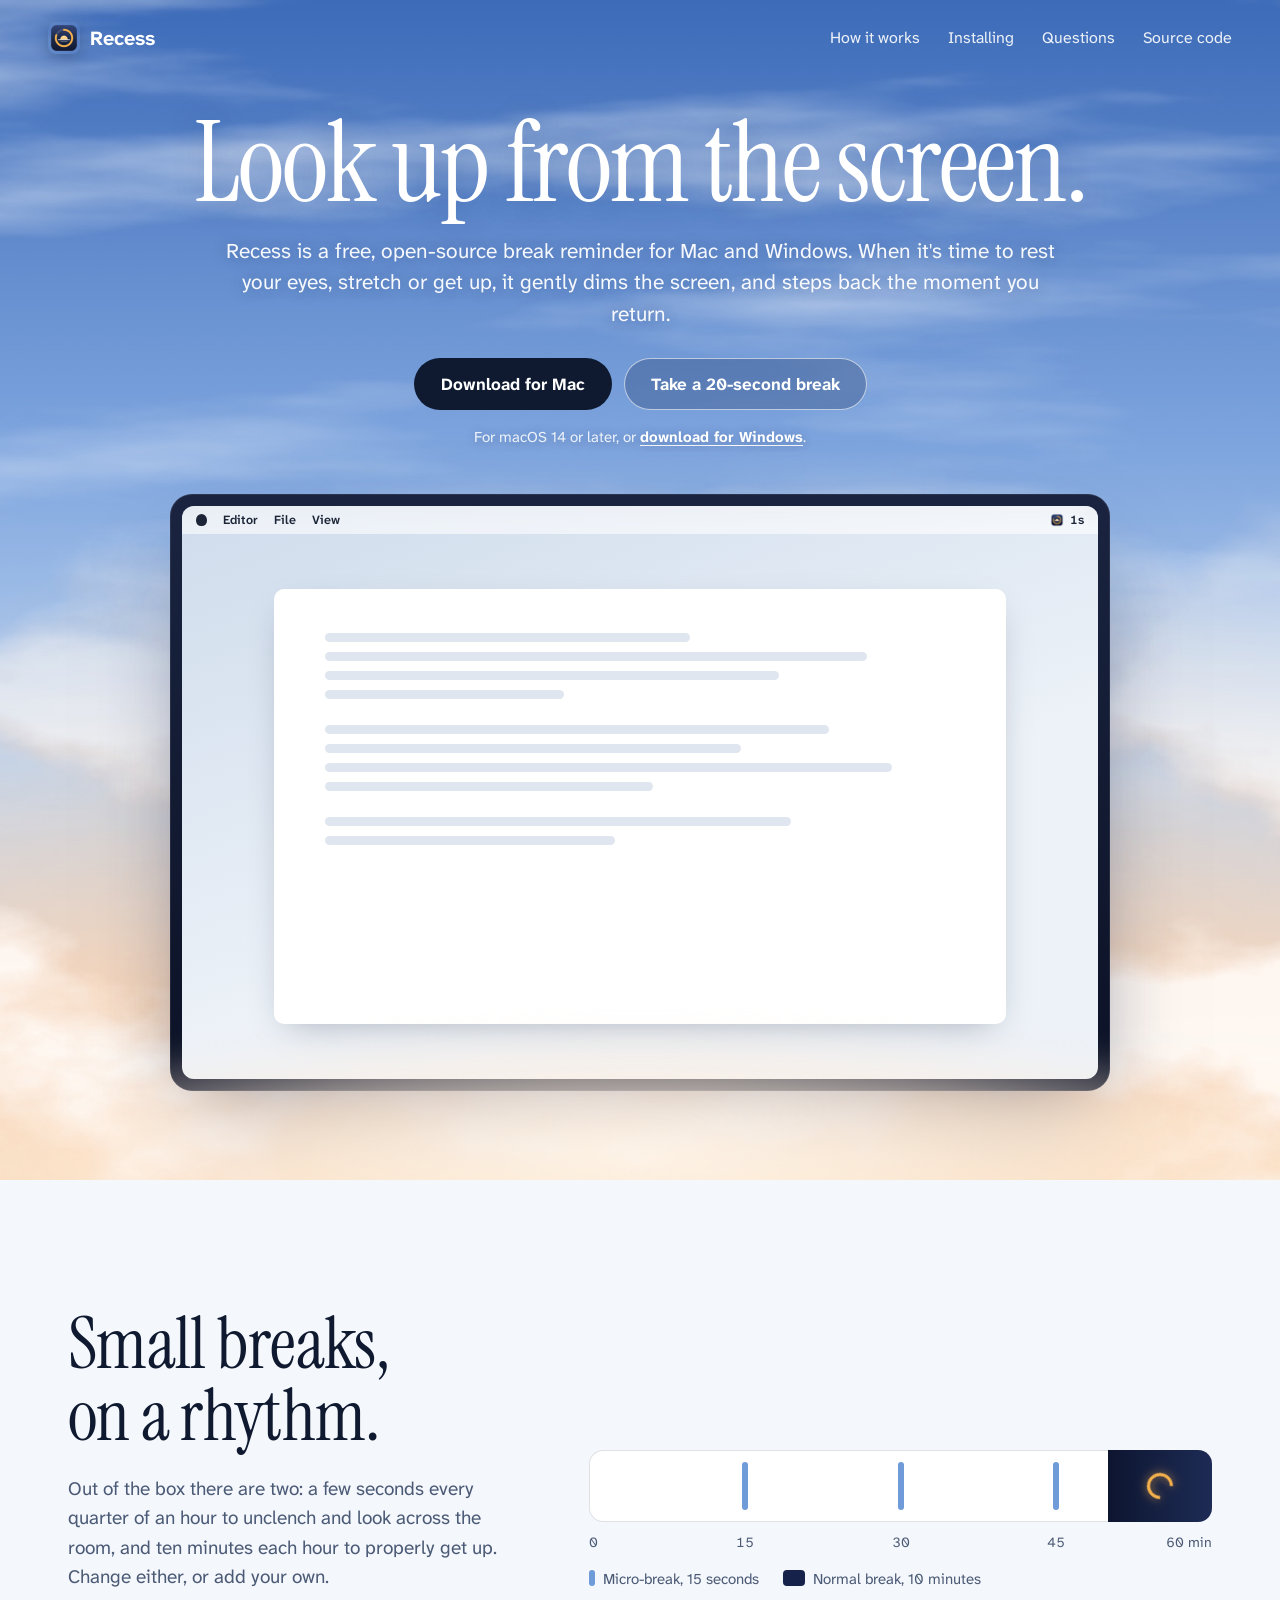
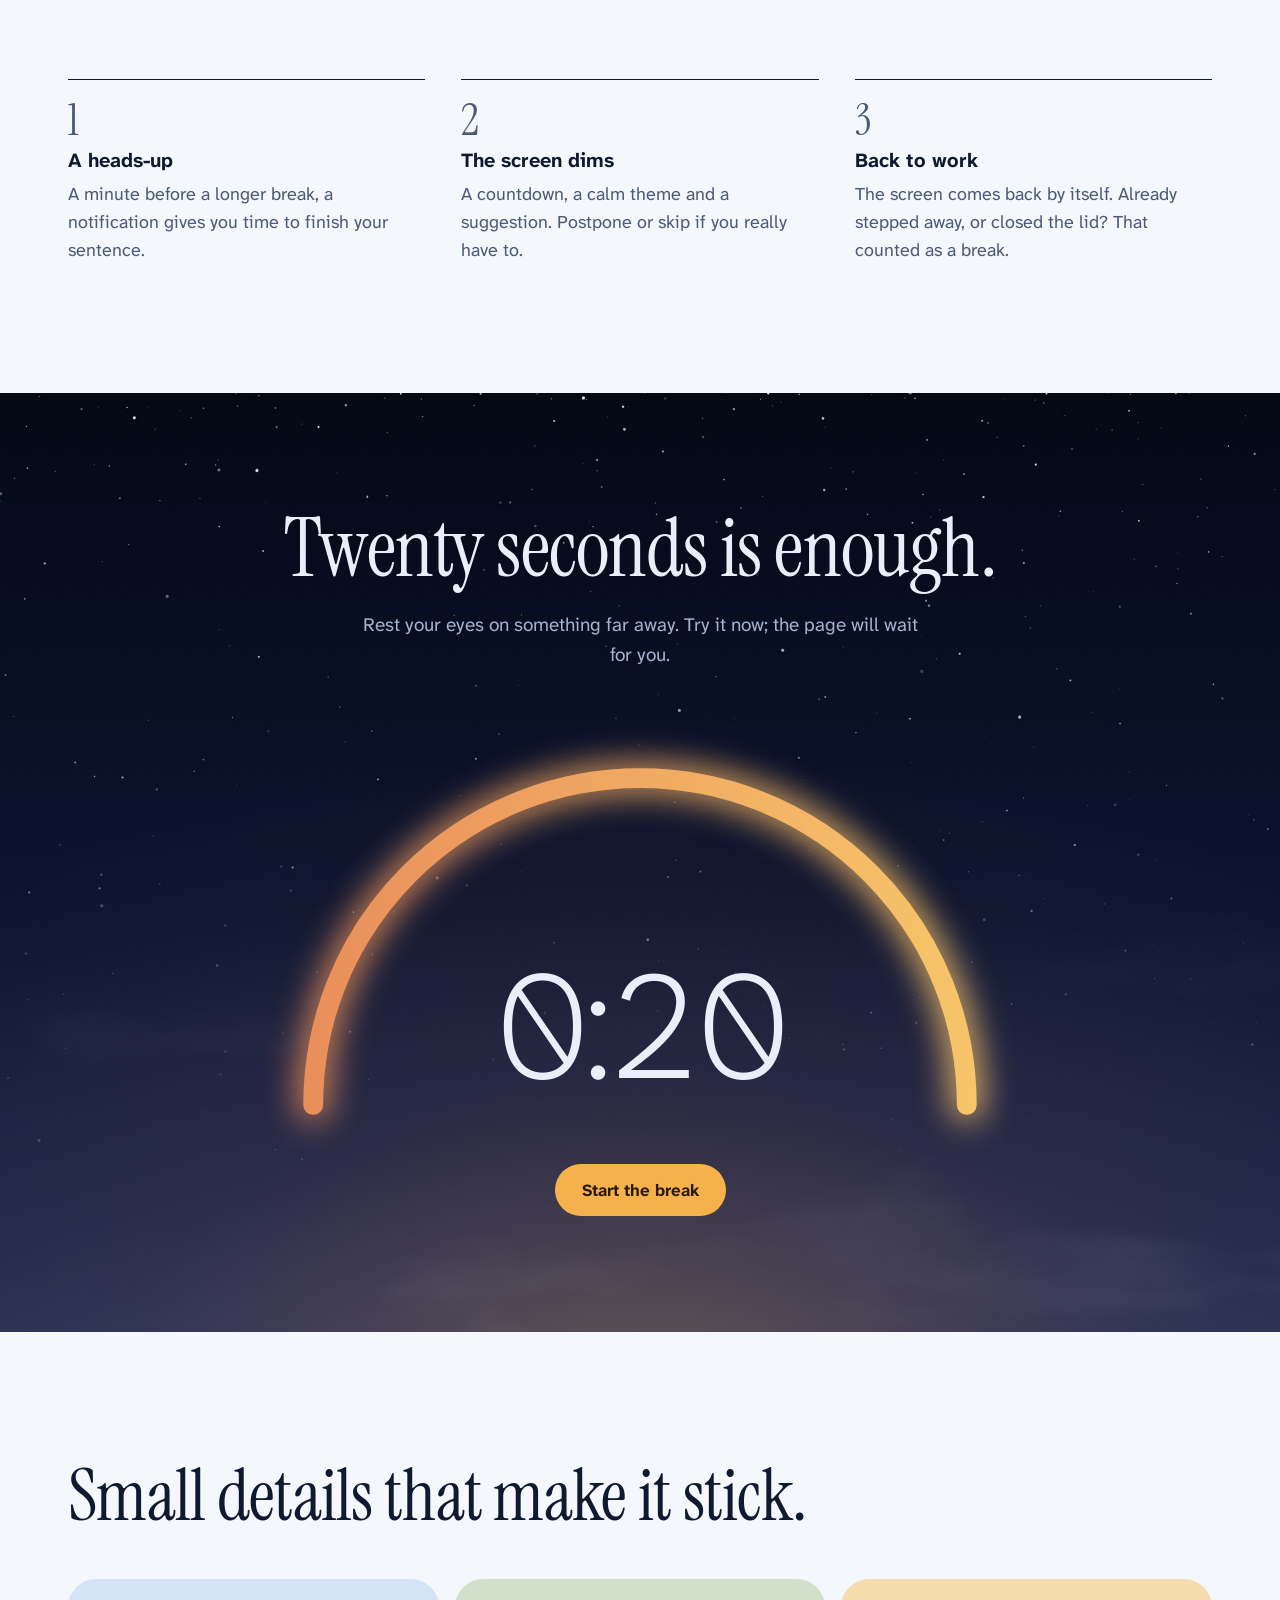
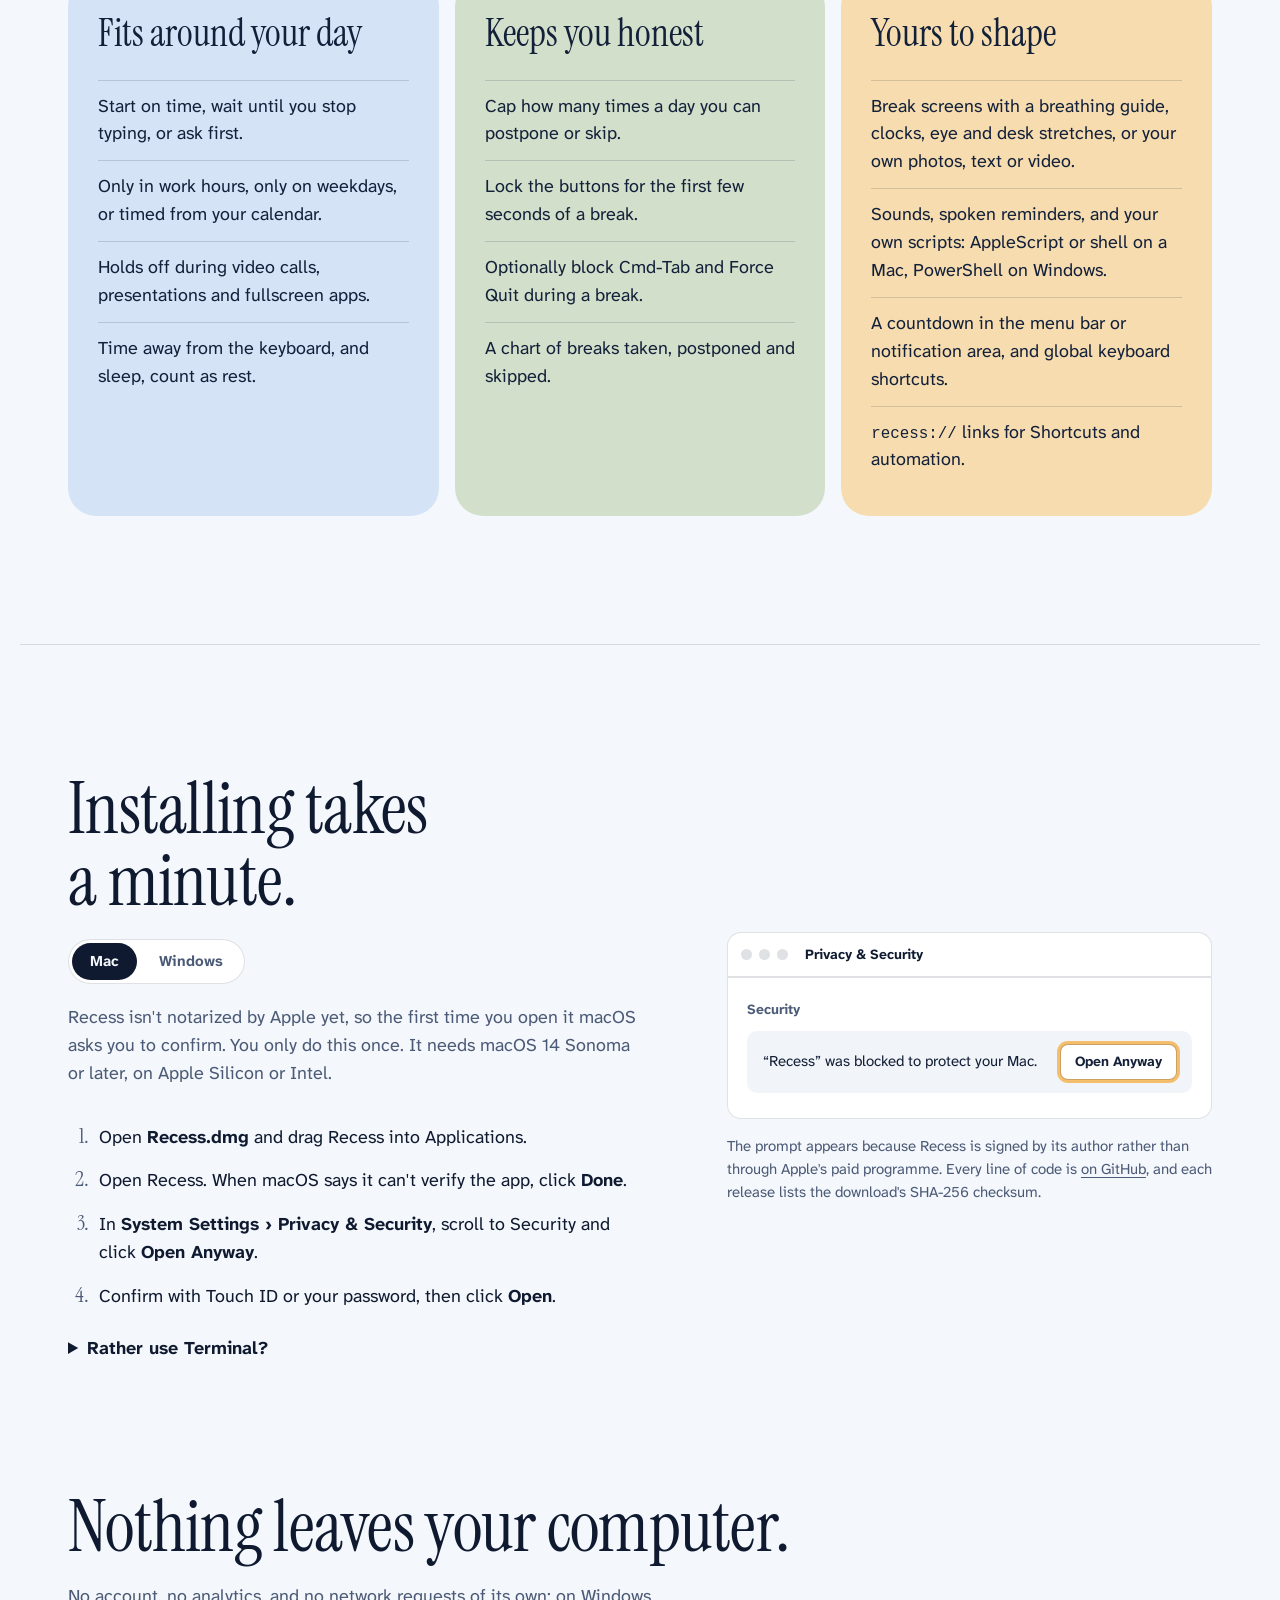
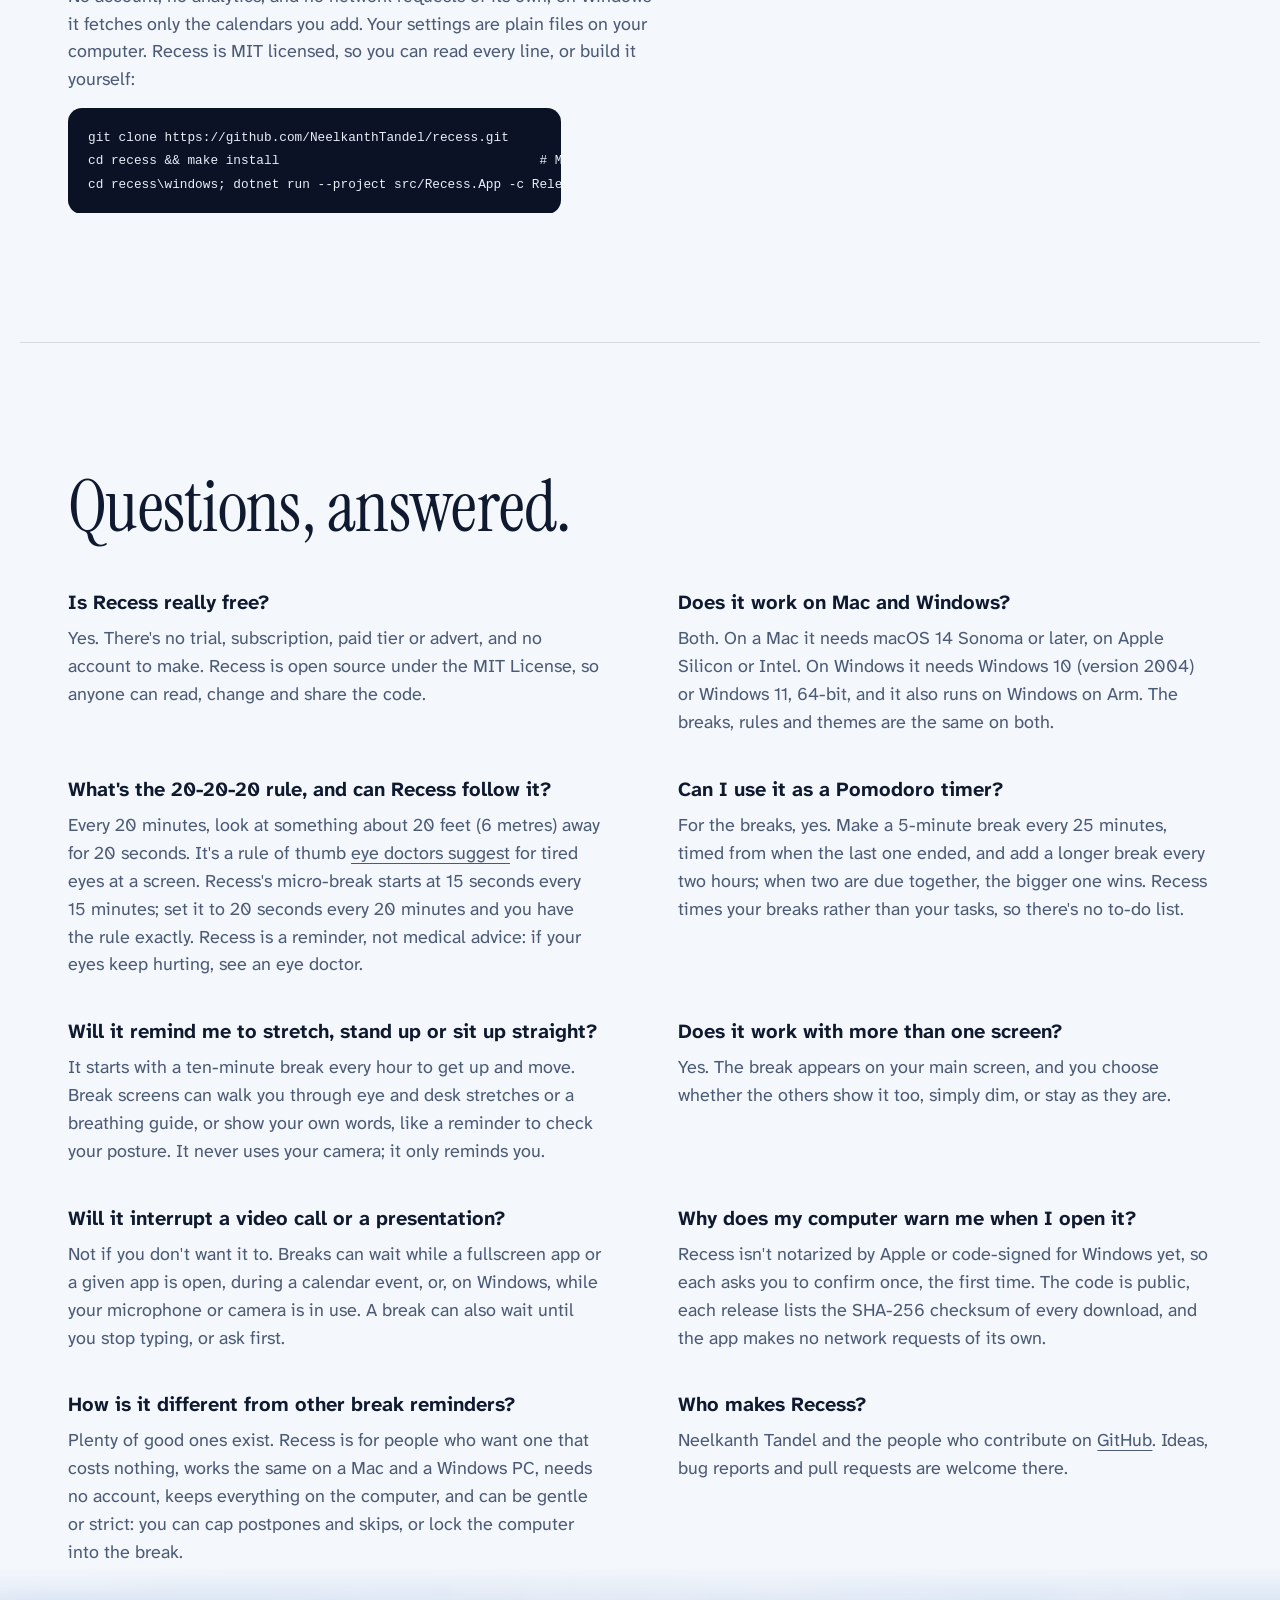
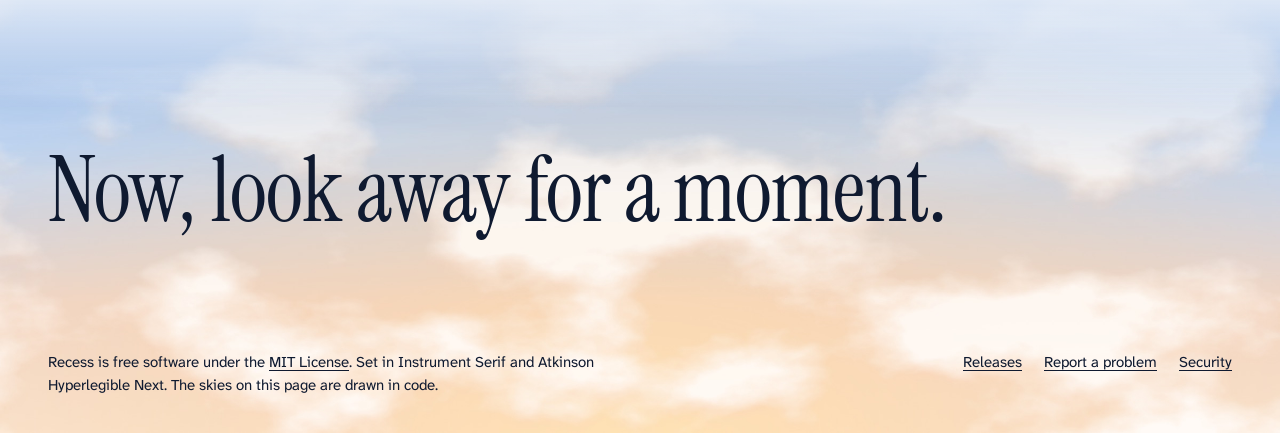
<file: site/index.html>
<!doctype html>
<html lang="en">
<head>
  <meta charset="utf-8">
  <meta name="viewport" content="width=device-width, initial-scale=1">
  <title>Recess: a free break reminder for Mac and Windows</title>
  <meta name="description" content="Recess is a free, open-source break reminder for Mac and Windows. It dims your screen when it's time to rest your eyes, stretch or get up, and steps back when you return. No account, no tracking.">
  <link rel="canonical" href="https://recess.always17.com/">
  <meta name="color-scheme" content="light dark">
  <meta name="theme-color" content="#3d6bb8">

  <meta property="og:type" content="website">
  <meta property="og:site_name" content="Recess">
  <meta property="og:url" content="https://recess.always17.com/">
  <meta property="og:title" content="Recess: a free break reminder for Mac and Windows">
  <meta property="og:description" content="Recess dims your screen when it's time to rest your eyes, stretch or get up. Free and open source, with no account and no tracking.">
  <meta property="og:image" content="https://recess.always17.com/assets/og.jpg">
  <meta property="og:image:type" content="image/jpeg">
  <meta property="og:image:width" content="1200">
  <meta property="og:image:height" content="630">
  <meta property="og:image:alt" content="The Recess app icon over a soft morning sky, with the words: Recess, a free break reminder for Mac and Windows.">
  <meta property="og:locale" content="en_GB">
  <meta name="twitter:card" content="summary_large_image">

  <link rel="icon" href="assets/favicon.png" type="image/png">
  <link rel="apple-touch-icon" href="assets/apple-touch-icon.png">
  <link rel="preload" href="assets/sky.jpg" as="image">
  <link rel="preload" href="fonts/InstrumentSerif-Regular.woff2" as="font" type="font/woff2" crossorigin>
  <link rel="preload" href="fonts/AtkinsonHyperlegibleNext.woff2" as="font" type="font/woff2" crossorigin>
  <link rel="stylesheet" href="style.css">
  <script src="app.js" defer></script>
  <script type="application/ld+json">
{
    "@context": "https://schema.org",
    "@graph": [
      {
        "@type": "WebSite",
        "@id": "https://recess.always17.com/#website",
        "url": "https://recess.always17.com/",
        "name": "Recess",
        "inLanguage": "en"
      },
      {
        "@type": "Person",
        "@id": "https://recess.always17.com/#author",
        "name": "Neelkanth Tandel",
        "url": "https://github.com/NeelkanthTandel"
      },
      {
        "@type": "SoftwareApplication",
        "@id": "https://recess.always17.com/#app",
        "name": "Recess",
        "description": "A free, open-source break reminder for Mac and Windows. Recess dims the screen when it's time to rest your eyes, stretch or get up, and counts time away from the computer as a break.",
        "url": "https://recess.always17.com/",
        "applicationCategory": "UtilitiesApplication",
        "operatingSystem": "macOS 14 or later, Windows 10 (version 2004) or later, Windows 11",
        "softwareVersion": "1.1.0",
        "datePublished": "2026-10-23",
        "downloadUrl": [
          "https://github.com/NeelkanthTandel/recess/releases/latest/download/Recess.dmg",
          "https://github.com/NeelkanthTandel/recess/releases/latest/download/Recess-Setup.exe",
          "https://github.com/NeelkanthTandel/recess/releases/latest/download/Recess-windows.zip"
        ],
        "releaseNotes": "https://github.com/NeelkanthTandel/recess/releases/latest",
        "image": "https://recess.always17.com/assets/og.jpg",
        "offers": {
          "@type": "Offer",
          "price": "0",
          "priceCurrency": "USD"
        },
        "isAccessibleForFree": true,
        "license": "https://opensource.org/license/mit",
        "author": {
          "@id": "https://recess.always17.com/#author"
        },
        "sameAs": [
          "https://github.com/NeelkanthTandel/recess"
        ],
        "featureList": [
          "Micro-breaks and longer breaks on your own schedule, including the 20-20-20 rule",
          "Dims the screen with a countdown; postpone, skip or end early",
          "Time away from the keyboard, sleep and a locked screen count as a break",
          "Waits during fullscreen apps, chosen apps, calendar events and, on Windows, calls",
          "Limits on postpones and skips, and an optional break lock",
          "Break screens with eye and desk stretches, a breathing guide, clocks or your own photos, text or video",
          "Sounds, notifications, spoken reminders and your own scripts",
          "Global keyboard shortcuts and recess:// links for automation",
          "No account, no analytics; settings stay on your computer"
        ]
      }
    ]
  }
  </script>
</head>
<body>
  <a class="skip" href="#main">Skip to content</a>

  <main id="main">
    <!-- 1. Morning: the sky above the screen. -->
    <section class="sky">
      <header class="topbar">
        <a class="brand" href="./">
          <img src="assets/icon-64.png" alt="" width="32" height="32">
          Recess
        </a>
        <nav aria-label="Main">
          <a href="#hour">How it works</a>
          <a href="#install">Installing</a>
          <a href="#questions">Questions</a>
          <a href="https://github.com/NeelkanthTandel/recess">Source code</a>
        </nav>
      </header>

      <div class="sky-copy">
        <h1>Look up from the screen.</h1>
        <p class="sky-lead">
          Recess is a free, open-source break reminder for Mac and Windows. When it's time to rest your eyes, stretch or get up,
          it gently dims the screen, and steps back the moment you return.
        </p>
        <div class="sky-actions">
          <a class="btn btn-solid" href="https://github.com/NeelkanthTandel/recess/releases/latest/download/Recess.dmg" data-download>Download for Mac</a>
          <a class="btn btn-glass" href="#night" data-start-break>Take a 20-second break</a>
        </div>
        <p class="sky-fine" data-download-note>For macOS 14 or later, or <a href="https://github.com/NeelkanthTandel/recess/releases/latest/download/Recess-Setup.exe">download for Windows</a>.</p>
      </div>

      <figure class="display" aria-label="A computer screen that Recess has dimmed for a break">
        <div class="display-screen">
          <div class="menubar" aria-hidden="true">
            <span class="menubar-apple"></span>
            <span>Editor</span><span>File</span><span>View</span>
            <span class="menubar-spacer"></span>
            <span class="menubar-recess"><img src="assets/icon-64.png" alt="" width="14" height="14"><span data-menubar>0s</span></span>
          </div>
          <div class="work" aria-hidden="true">
            <div class="work-window">
              <i style="width: 58%"></i><i style="width: 86%"></i><i style="width: 72%"></i><i style="width: 38%"></i>
              <i class="gap"></i>
              <i style="width: 80%"></i><i style="width: 66%"></i><i style="width: 90%"></i><i style="width: 52%"></i>
              <i class="gap"></i>
              <i style="width: 74%"></i><i style="width: 46%"></i>
            </div>
          </div>
          <div class="dim" data-hero-break>
            <div class="clock">
              <svg class="ring" viewBox="0 0 120 120" aria-hidden="true">
                <circle class="ring-track" cx="60" cy="60" r="52"></circle>
                <circle class="ring-progress" cx="60" cy="60" r="52" pathLength="100"></circle>
              </svg>
              <p class="clock-time" data-hero-time>0:20</p>
            </div>
            <p class="dim-tip">Look at something far away.</p>
            <p class="dim-buttons" aria-hidden="true"><span>Postpone 1 minute</span><span>Skip this break</span></p>
          </div>
        </div>
        <figcaption class="visually-hidden">
          When a break is due, Recess dims the screen with a countdown and a suggestion. You can postpone or skip if you're in the middle of something.
        </figcaption>
      </figure>
      <div class="mist" aria-hidden="true"></div>
    </section>

    <!-- 2. Daytime: how the breaks fit into an hour. -->
    <section class="hour" id="hour" aria-labelledby="hour-title">
      <div class="hour-intro">
        <h2 id="hour-title">Small breaks, on a rhythm.</h2>
        <p>
          Out of the box there are two: a few seconds every quarter of an hour to unclench and look across
          the room, and ten minutes each hour to properly get up. Change either, or add your own.
        </p>
      </div>

      <div class="timeline" role="img" aria-label="A 60-minute timeline: 15-second micro-breaks at 15, 30 and 45 minutes, and a 10-minute break from 50 to 60 minutes.">
        <div class="timeline-bar">
          <span class="tick" style="left: 25%"></span>
          <span class="tick" style="left: 50%"></span>
          <span class="tick" style="left: 75%"></span>
          <span class="rest" style="left: 83.333%; width: 16.667%"></span>
        </div>
        <div class="timeline-scale" aria-hidden="true">
          <span style="left: 0">0</span><span style="left: 25%">15</span><span style="left: 50%">30</span><span style="left: 75%">45</span><span style="left: 100%">60 min</span>
        </div>
        <div class="timeline-key" aria-hidden="true">
          <span><i class="key-tick"></i>Micro-break, 15 seconds</span>
          <span><i class="key-rest"></i>Normal break, 10 minutes</span>
        </div>
      </div>

      <ol class="moments">
        <li>
          <h3>A heads-up</h3>
          <p>A minute before a longer break, a notification gives you time to finish your sentence.</p>
        </li>
        <li>
          <h3>The screen dims</h3>
          <p>A countdown, a calm theme and a suggestion. Postpone or skip if you really have to.</p>
        </li>
        <li>
          <h3>Back to work</h3>
          <p>The screen comes back by itself. Already stepped away, or closed the lid? That counted as a break.</p>
        </li>
      </ol>
    </section>

    <!-- 3. Night: the break itself, which you can take right here. -->
    <section class="night" id="night" aria-labelledby="night-title" data-night>
      <div class="night-copy">
        <h2 id="night-title" data-night-title>Twenty seconds is enough.</h2>
        <p data-night-text>Rest your eyes on something far away. Try it now; the page will wait for you.</p>
      </div>

      <div class="arc" data-arc>
        <svg class="arc-svg" viewBox="0 0 1000 520" aria-hidden="true">
          <defs>
            <linearGradient id="arc-fill" x1="0" y1="0" x2="1" y2="0">
              <stop offset="0" stop-color="#e98f5b"/>
              <stop offset="1" stop-color="#f7c46a"/>
            </linearGradient>
            <filter id="arc-blur" x="-20%" y="-40%" width="140%" height="180%">
              <feGaussianBlur stdDeviation="22"/>
            </filter>
          </defs>
          <path class="arc-track" d="M 70 500 A 430 430 0 0 1 930 500" pathLength="100"></path>
          <path class="arc-glow" d="M 70 500 A 430 430 0 0 1 930 500" pathLength="100" filter="url(#arc-blur)"></path>
          <path class="arc-progress" d="M 70 500 A 430 430 0 0 1 930 500" pathLength="100"></path>
        </svg>
        <p class="arc-time" data-arc-time aria-hidden="true">0:20</p>
      </div>

      <div class="night-actions">
        <button class="btn btn-sun" type="button" data-arc-start>Start the break</button>
        <button class="btn btn-ghost" type="button" data-arc-stop hidden>End early</button>
      </div>
      <p class="visually-hidden" aria-live="polite" data-arc-status></p>
    </section>

    <!-- 4. What makes it stick, in three colours. -->
    <section class="details" aria-labelledby="details-title">
      <h2 id="details-title">Small details that make it stick.</h2>
      <div class="panels">
        <div class="panel panel-sky">
          <h3>Fits around your day</h3>
          <ul>
            <li>Start on time, wait until you stop typing, or ask first.</li>
            <li>Only in work hours, only on weekdays, or timed from your calendar.</li>
            <li>Holds off during video calls, presentations and fullscreen apps.</li>
            <li>Time away from the keyboard, and sleep, count as rest.</li>
          </ul>
        </div>
        <div class="panel panel-sage">
          <h3>Keeps you honest</h3>
          <ul>
            <li>Cap how many times a day you can postpone or skip.</li>
            <li>Lock the buttons for the first few seconds of a break.</li>
            <li>Optionally block Cmd-Tab and Force Quit during a break.</li>
            <li>A chart of breaks taken, postponed and skipped.</li>
          </ul>
        </div>
        <div class="panel panel-sun">
          <h3>Yours to shape</h3>
          <ul>
            <li>Break screens with a breathing guide, clocks, eye and desk stretches, or your own photos, text or video.</li>
            <li>Sounds, spoken reminders, and your own scripts: AppleScript or shell on a Mac, PowerShell on Windows.</li>
            <li>A countdown in the menu bar or notification area, and global keyboard shortcuts.</li>
            <li><code>recess://</code> links for Shortcuts and automation.</li>
          </ul>
        </div>
      </div>
    </section>

    <!-- 5. Installing, quietly. -->
    <section class="install" id="install" aria-labelledby="install-title" data-os="mac">
      <div class="install-copy">
        <h2 id="install-title">Installing takes a minute.</h2>
        <div class="os-tabs" role="tablist" aria-label="Your computer">
          <button type="button" role="tab" id="tab-mac" aria-controls="install-mac" aria-selected="true" data-os-tab="mac">Mac</button>
          <button type="button" role="tab" id="tab-windows" aria-controls="install-windows" aria-selected="false" data-os-tab="windows">Windows</button>
        </div>
        <div class="os-mac" id="install-mac" role="tabpanel" aria-labelledby="tab-mac">
          <p>
            Recess isn't notarized by Apple yet, so the first time you open it macOS asks you to confirm.
            You only do this once. It needs macOS 14 Sonoma or later, on Apple Silicon or Intel.
          </p>
          <ol class="steps">
            <li>Open <b>Recess.dmg</b> and drag Recess into Applications.</li>
            <li>Open Recess. When macOS says it can't verify the app, click <b>Done</b>.</li>
            <li>In <b>System Settings › Privacy &amp; Security</b>, scroll to Security and click <b>Open Anyway</b>.</li>
            <li>Confirm with Touch ID or your password, then click <b>Open</b>.</li>
          </ol>
          <details class="terminal">
            <summary>Rather use Terminal?</summary>
            <pre><code>xattr -dr com.apple.quarantine /Applications/Recess.app
open /Applications/Recess.app</code></pre>
          </details>
        </div>
        <div class="os-windows" id="install-windows" role="tabpanel" aria-labelledby="tab-windows">
          <p>
            Recess for Windows isn't code-signed yet, so Windows may stop it the first time.
            It installs for your account only, without admin rights, on Windows 10 (version 2004) or 11.
          </p>
          <ol class="steps">
            <li>Run <a href="https://github.com/NeelkanthTandel/recess/releases/latest/download/Recess-Setup.exe"><b>Recess-Setup.exe</b></a>.</li>
            <li>If Windows says it protected your PC, click <b>More info</b>, then <b>Run anyway</b>.</li>
            <li>Recess opens with a short setup, then lives by the clock in the notification area.</li>
            <li>To keep its icon in view, turn Recess on under <b>Settings › Personalization › Taskbar</b>.</li>
          </ol>
          <p class="install-alt">
            Rather not install? <a href="https://github.com/NeelkanthTandel/recess/releases/latest/download/Recess-windows.zip">Recess-windows.zip</a>
            is a portable copy: unzip it anywhere and run <code>Recess.exe</code>.
          </p>
        </div>
      </div>

      <figure class="settings-mock os-mac" aria-label="Where to find Open Anyway in System Settings">
        <div class="settings-head" aria-hidden="true">
          <span class="settings-dot"></span><span class="settings-dot"></span><span class="settings-dot"></span>
          <span class="settings-title">Privacy &amp; Security</span>
        </div>
        <div class="settings-body">
          <p class="settings-section">Security</p>
          <div class="settings-row">
            <span>“Recess” was blocked to protect your Mac.</span>
            <span class="settings-button">Open Anyway</span>
          </div>
        </div>
        <figcaption>
          The prompt appears because Recess is signed by its author rather than through Apple's paid programme.
          Every line of code is <a href="https://github.com/NeelkanthTandel/recess">on GitHub</a>, and each release lists the download's SHA-256 checksum.
        </figcaption>
      </figure>

      <figure class="settings-mock os-windows" aria-label="Where to find Run anyway when Windows stops the installer">
        <div class="settings-head smartscreen-head" aria-hidden="true">
          <span class="settings-title">Windows protected your PC</span>
        </div>
        <div class="settings-body">
          <p class="settings-section">SmartScreen didn't recognise this app.</p>
          <div class="settings-row"><span>App: Recess-Setup.exe</span><span class="settings-link">More info</span></div>
          <div class="settings-row"><span>Publisher: Unknown publisher</span><span class="settings-button">Run anyway</span></div>
        </div>
        <figcaption>
          Windows asks because the installer isn't code-signed yet. Every line of code is
          <a href="https://github.com/NeelkanthTandel/recess">on GitHub</a>, and each release lists the download's SHA-256 checksum.
        </figcaption>
      </figure>
    </section>

    <section class="private" aria-labelledby="private-title">
      <h2 id="private-title">Nothing leaves your computer.</h2>
      <p>
        No account, no analytics, and no network requests of its own; on Windows it fetches only the calendars you
        add. Your settings are plain files on your computer. Recess is MIT licensed, so you can read every line,
        or build it yourself:
      </p>
      <pre class="build"><code>git clone https://github.com/NeelkanthTandel/recess.git
cd recess &amp;&amp; make install                                  # Mac
cd recess\windows; dotnet run --project src/Recess.App -c Release  # Windows</code></pre>
    </section>

    <!-- 7. The questions people ask before they download. llms.txt repeats the answers; keep them in step. -->
    <section class="faq" id="questions" aria-labelledby="faq-title">
      <h2 id="faq-title">Questions, answered.</h2>
      <div class="faq-list">
        <div class="faq-item">
          <h3>Is Recess really free?</h3>
          <p>
            Yes. There's no trial, subscription, paid tier or advert, and no account to make. Recess is open source
            under the MIT License, so anyone can read, change and share the code.
          </p>
        </div>
        <div class="faq-item">
          <h3>Does it work on Mac and Windows?</h3>
          <p>
            Both. On a Mac it needs macOS 14 Sonoma or later, on Apple Silicon or Intel. On Windows it needs
            Windows 10 (version 2004) or Windows 11, 64-bit, and it also runs on Windows on Arm. The breaks, rules
            and themes are the same on both.
          </p>
        </div>
        <div class="faq-item">
          <h3>What's the 20-20-20 rule, and can Recess follow it?</h3>
          <p>
            Every 20 minutes, look at something about 20 feet (6 metres) away for 20 seconds. It's a rule of thumb
            <a href="https://www.aao.org/eye-health/diseases/what-is-eye-strain">eye doctors suggest</a> for tired
            eyes at a screen. Recess's micro-break starts at 15 seconds every 15 minutes; set it to 20 seconds every
            20 minutes and you have the rule exactly. Recess is a reminder, not medical advice: if your eyes keep
            hurting, see an eye doctor.
          </p>
        </div>
        <div class="faq-item">
          <h3>Can I use it as a Pomodoro timer?</h3>
          <p>
            For the breaks, yes. Make a 5-minute break every 25 minutes, timed from when the last one ended, and add
            a longer break every two hours; when two are due together, the bigger one wins. Recess times your breaks
            rather than your tasks, so there's no to-do list.
          </p>
        </div>
        <div class="faq-item">
          <h3>Will it remind me to stretch, stand up or sit up straight?</h3>
          <p>
            It starts with a ten-minute break every hour to get up and move. Break screens can walk you through eye
            and desk stretches or a breathing guide, or show your own words, like a reminder to check your posture.
            It never uses your camera; it only reminds you.
          </p>
        </div>
        <div class="faq-item">
          <h3>Does it work with more than one screen?</h3>
          <p>
            Yes. The break appears on your main screen, and you choose whether the others show it too, simply dim,
            or stay as they are.
          </p>
        </div>
        <div class="faq-item">
          <h3>Will it interrupt a video call or a presentation?</h3>
          <p>
            Not if you don't want it to. Breaks can wait while a fullscreen app or a given app is open, during a
            calendar event, or, on Windows, while your microphone or camera is in use. A break can also wait until
            you stop typing, or ask first.
          </p>
        </div>
        <div class="faq-item">
          <h3>Why does my computer warn me when I open it?</h3>
          <p>
            Recess isn't notarized by Apple or code-signed for Windows yet, so each asks you to confirm once,
            the first time. The code is public, each release lists the SHA-256 checksum of every download, and
            the app makes no network requests of its own.
          </p>
        </div>
        <div class="faq-item">
          <h3>How is it different from other break reminders?</h3>
          <p>
            Plenty of good ones exist. Recess is for people who want one that costs nothing, works the same on a
            Mac and a Windows PC, needs no account, keeps everything on the computer, and can be gentle or strict:
            you can cap postpones and skips, or lock the computer into the break.
          </p>
        </div>
        <div class="faq-item">
          <h3>Who makes Recess?</h3>
          <p>
            Neelkanth Tandel and the people who contribute on
            <a href="https://github.com/NeelkanthTandel/recess">GitHub</a>. Ideas, bug reports and pull requests
            are welcome there.
          </p>
        </div>
      </div>
    </section>
  </main>

  <!-- 6. Evening: the horizon again, and a nudge. -->
  <footer class="dusk">
    <p class="dusk-line">Now, look away for a moment.</p>
    <div class="dusk-meta">
      <p>Recess is free software under the <a href="https://github.com/NeelkanthTandel/recess/blob/main/LICENSE">MIT License</a>. Set in Instrument Serif and Atkinson Hyperlegible Next. The skies on this page are drawn in code.</p>
      <nav aria-label="Project">
        <a href="https://github.com/NeelkanthTandel/recess/releases">Releases</a>
        <a href="https://github.com/NeelkanthTandel/recess/issues">Report a problem</a>
        <a href="https://github.com/NeelkanthTandel/recess/blob/main/SECURITY.md">Security</a>
      </nav>
    </div>
  </footer>
</body>
</html>
</file>
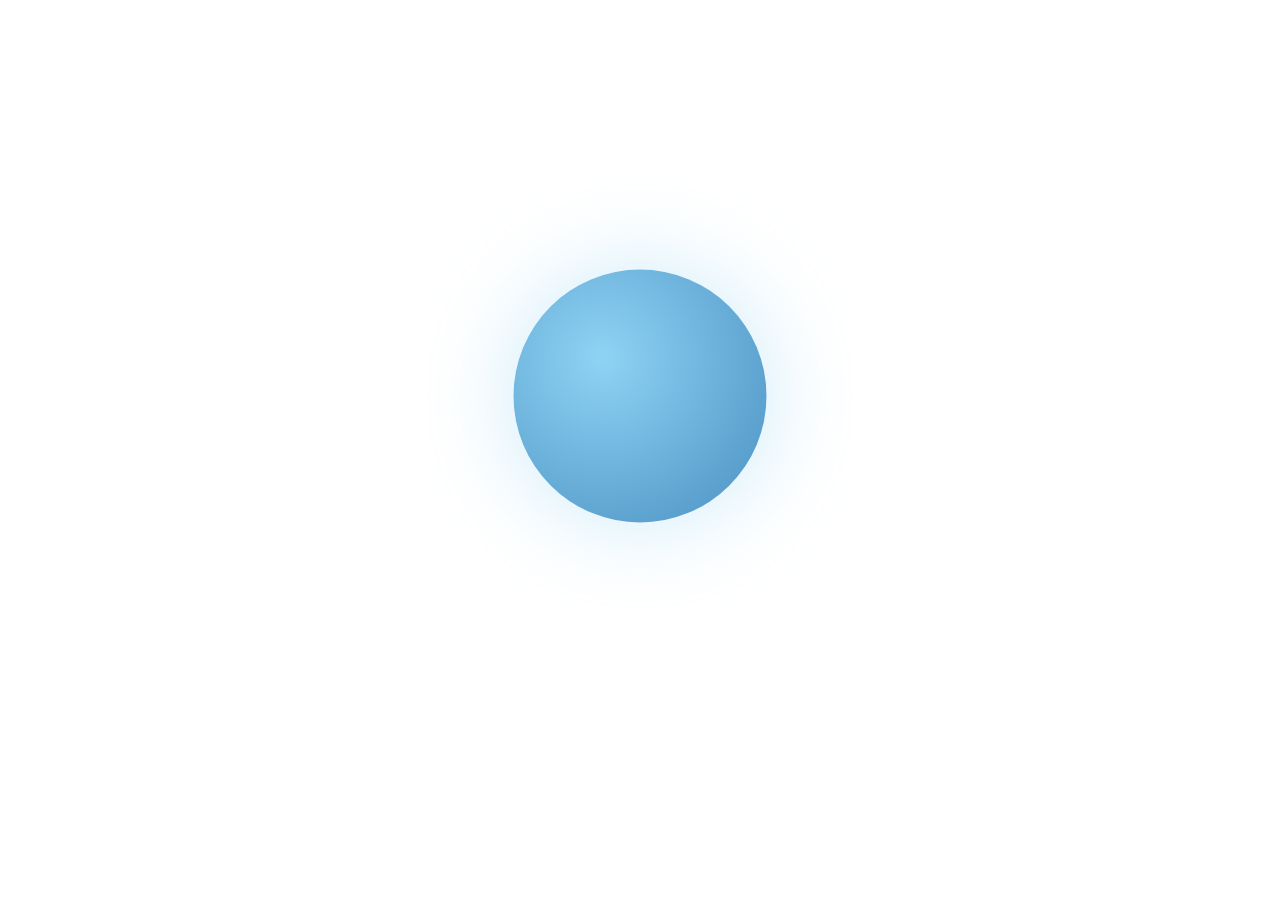
<file: Resources/Themes/Breathe.recesstheme/Documents/index.html>
<!DOCTYPE html><html><head><meta charset="utf-8"><style>
html,body{margin:0;height:100%;background:transparent;overflow:hidden;font-family:-apple-system,sans-serif;color:#fff}
body{display:flex;align-items:center;justify-content:center;flex-direction:column}
#c{width:220px;height:220px;border-radius:50%;background:radial-gradient(circle at 35% 35%,#8fd3f4,#4a90c2);box-shadow:0 0 80px rgba(143,211,244,.45);transform:scale(.55);transition:transform 4s ease-in-out}
#t{margin-top:70px;font-size:34px;font-weight:300;letter-spacing:2px;opacity:.9}
#n{position:absolute;top:12vh;font-size:20px;letter-spacing:6px;text-transform:uppercase;opacity:.6}
</style></head><body><div id="n"></div><div id="c"></div><div id="t">Breathe in</div><script>
const c=document.getElementById('c'),t=document.getElementById('t');let inhale=true;
function step(){if(inhale){c.style.transition='transform 4s ease-in-out';c.style.transform='scale(1.15)';t.textContent='Breathe in';setTimeout(()=>{inhale=false;step()},4000)}
else{c.style.transition='transform 6s ease-in-out';c.style.transform='scale(.55)';t.textContent='Breathe out';setTimeout(()=>{inhale=true;step()},6000)}}
function recessInfo(j){const o=JSON.parse(j);document.getElementById('n').textContent=o.breakName+' break'}
try{window.webkit.messageHandlers.getRecessInfo.postMessage('summary')}catch(e){}
setTimeout(step,300);
</script></body></html>
</file>
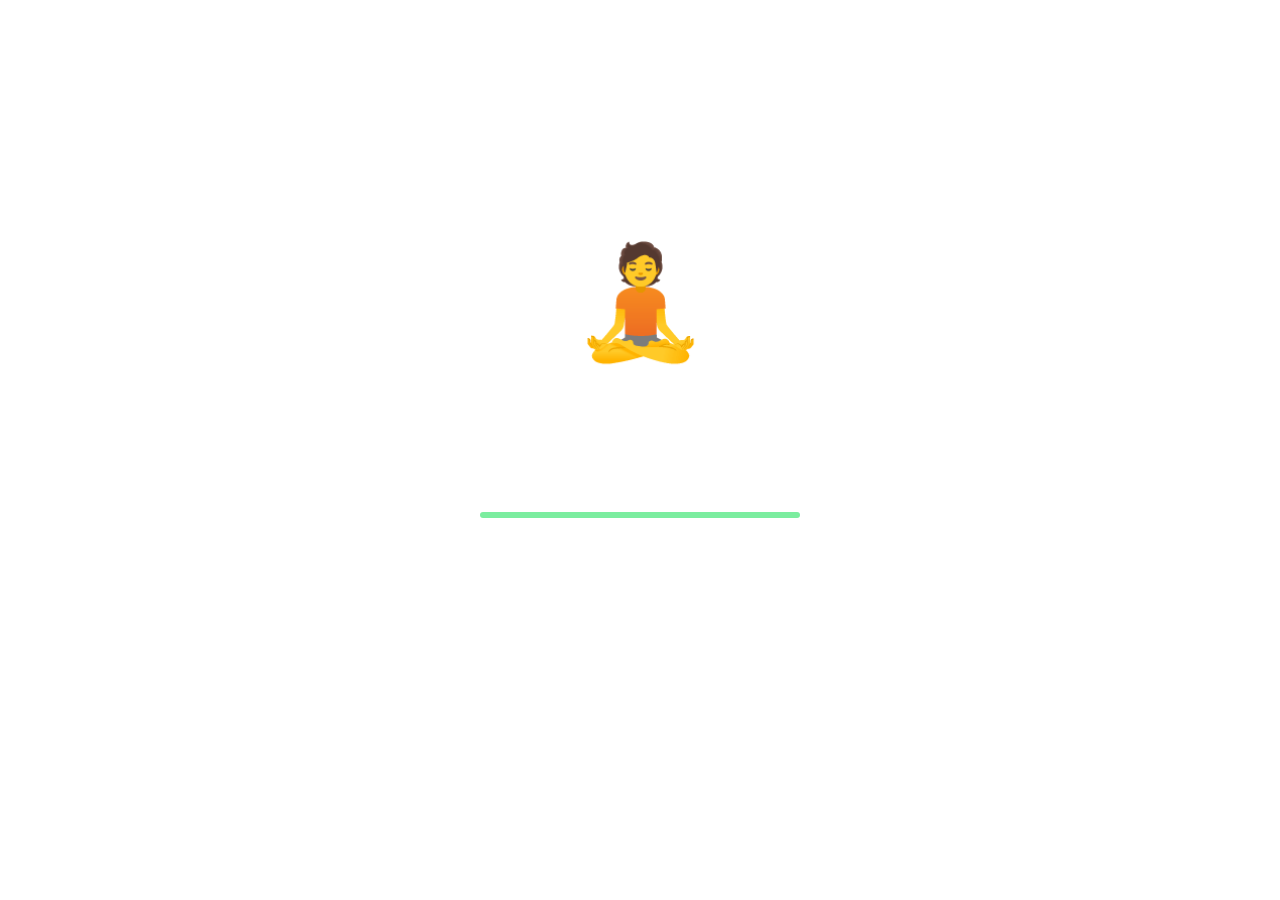
<file: Resources/Themes/Desk Stretches.recesstheme/Documents/index.html>
<!DOCTYPE html><html><head><meta charset="utf-8"><style>
html,body{margin:0;height:100%;background:transparent;overflow:hidden;color:#fff;font-family:-apple-system,sans-serif}
body{display:flex;align-items:center;justify-content:center;flex-direction:column;text-align:center}
#e{font-size:110px;margin-top:-16vh}#s{font-size:46px;font-weight:600;margin-top:16px}#h{font-size:24px;opacity:.75;margin-top:14px;max-width:62vw;line-height:1.4}
#bar{width:320px;height:6px;border-radius:3px;background:rgba(255,255,255,.15);margin-top:28px;overflow:hidden}#fill{height:100%;width:0;background:#7bed9f}</style></head>
<body><div id="e"></div><div id="s"></div><div id="h"></div><div id="bar"><div id="fill"></div></div><script>
const s=[["🙆","Overhead reach","Interlace your fingers and push your palms up toward the ceiling. Hold and breathe."],["🤷","Shoulder rolls","Roll your shoulders backwards slowly, ten times, then forwards."],["🧘","Neck stretch","Tilt your ear toward your shoulder. Hold, then switch sides."],["🙌","Chest opener","Clasp your hands behind your back and gently lift, opening your chest."],["🔄","Seated twist","Sit tall and rotate your upper body to one side, hand on the chair back. Switch."],["✋","Wrist stretch","Arm out, palm up; gently pull your fingers back with the other hand. Switch."],["🦵","Leg extension","Straighten one leg and point, then flex your foot. Switch legs."],["🚶","Walk around","Stand up and take a short walk; get a glass of water."]];
let i=Math.floor(Math.random()*s.length),dur=15000;
function show(){const x=s[i++%s.length];document.getElementById('e').textContent=x[0];document.getElementById('s').textContent=x[1];document.getElementById('h').textContent=x[2];
const f=document.getElementById('fill');f.style.transition='none';f.style.width='0';requestAnimationFrame(()=>requestAnimationFrame(()=>{f.style.transition='width '+dur+'ms linear';f.style.width='100%'}))}
show();setInterval(show,dur);</script></body></html>
</file>
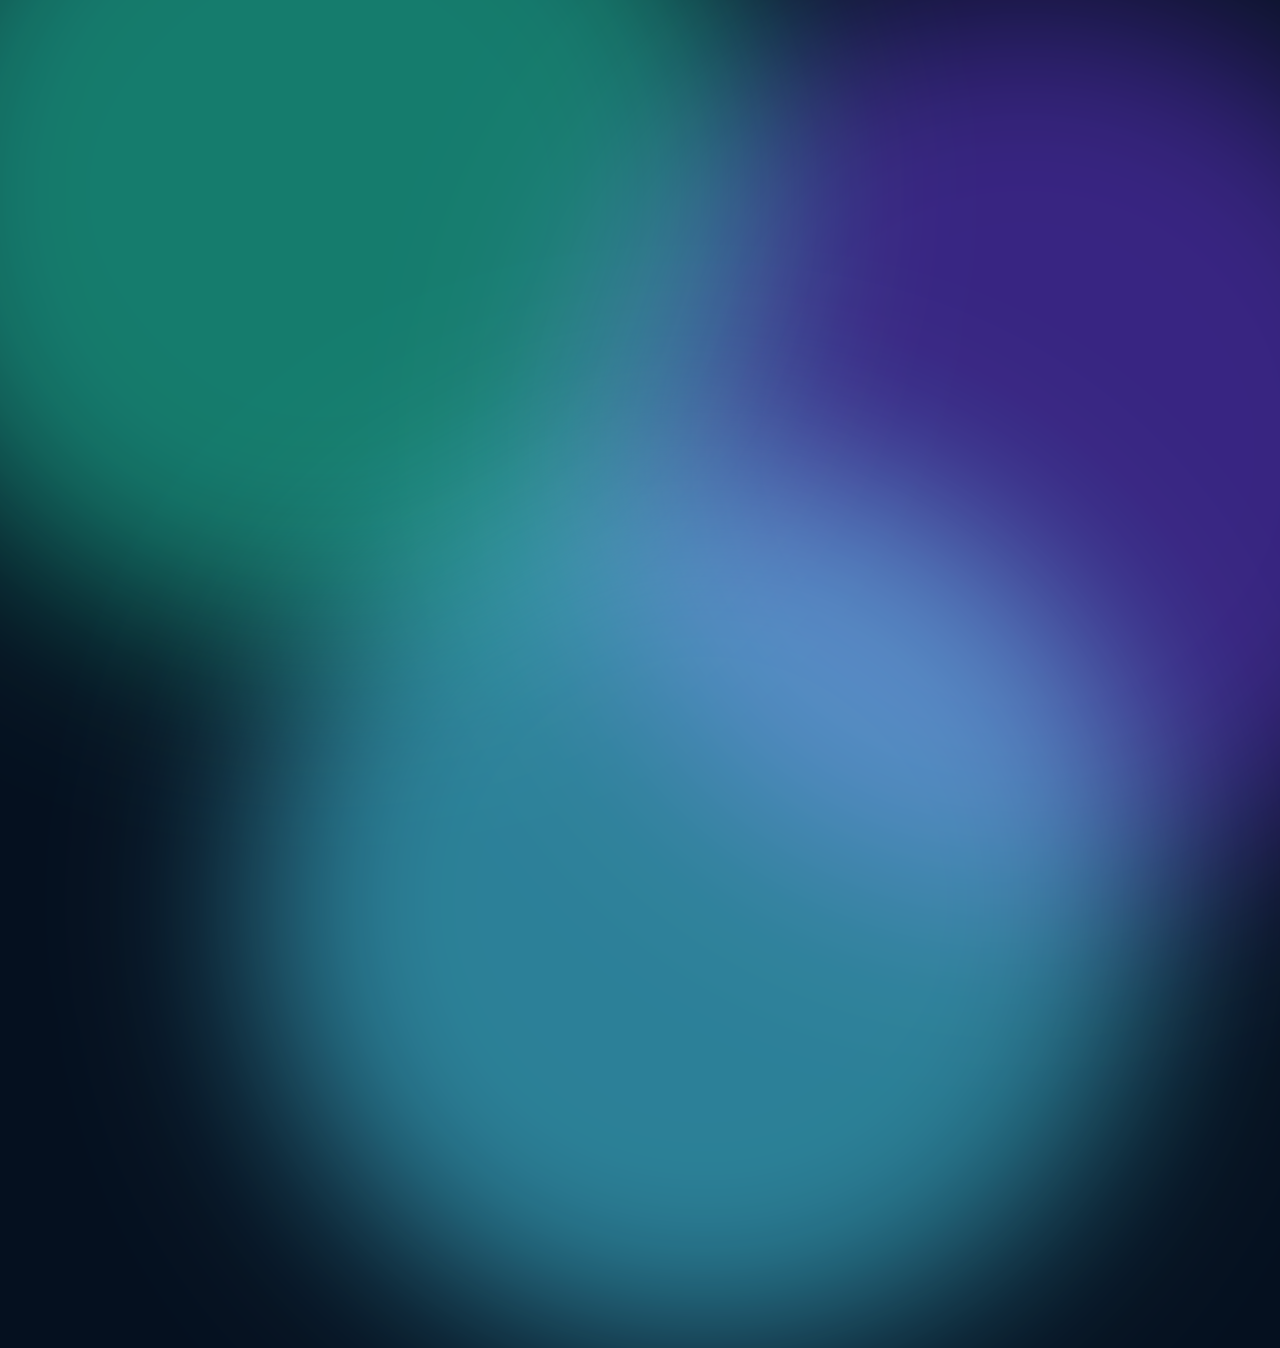
<file: Resources/Themes/Northern Lights.recesstheme/Documents/index.html>
<!DOCTYPE html><html><head><meta charset="utf-8"><style>
html,body{margin:0;height:100%;overflow:hidden;background:#05101f}
.b{position:absolute;width:70vw;height:70vw;border-radius:50%;filter:blur(90px);opacity:.55;mix-blend-mode:screen;animation:m 26s ease-in-out infinite alternate}
#a{background:#1dd1a1;left:-10vw;top:-20vw}#b{background:#5f27cd;right:-15vw;top:0;animation-duration:32s}#c{background:#48dbfb;left:20vw;bottom:-35vw;animation-duration:38s}
@keyframes m{0%{transform:translate(0,0) scale(1)}50%{transform:translate(12vw,8vh) scale(1.2)}100%{transform:translate(-8vw,-6vh) scale(.9)}}</style></head>
<body><div class="b" id="a"></div><div class="b" id="b"></div><div class="b" id="c"></div></body></html>
</file>
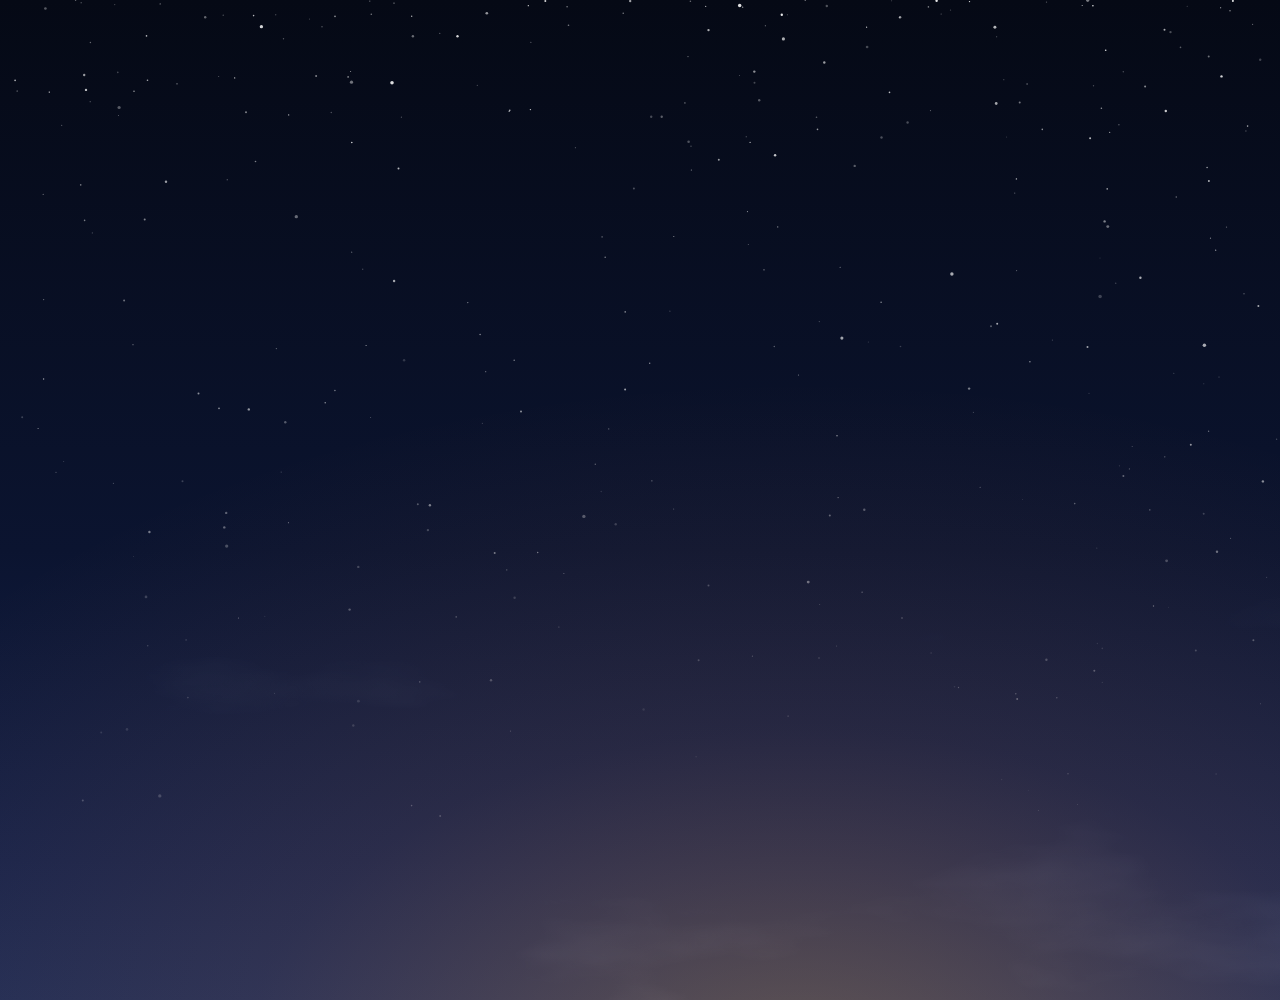
<file: docs/site-art/night.html>
<!doctype html><html><head><meta charset="utf-8"><style>html,body{margin:0;background:#000}svg{display:block}</style></head><body>
<svg width="1600" height="1000" viewBox="0 0 1600 1000" xmlns="http://www.w3.org/2000/svg">
<defs>
 <linearGradient id="n" x1="0" y1="0" x2="0" y2="1">
  <stop offset="0" stop-color="#050915"/><stop offset="0.55" stop-color="#0b1430"/><stop offset="0.86" stop-color="#16224a"/><stop offset="1" stop-color="#1d2b55"/>
 </linearGradient>
 <radialGradient id="h" cx="0.5" cy="1.08" r="0.7"><stop offset="0" stop-color="#f5b14c" stop-opacity="0.32"/><stop offset="0.5" stop-color="#e98f5b" stop-opacity="0.1"/><stop offset="1" stop-color="#e98f5b" stop-opacity="0"/></radialGradient>
 <filter id="haze" x="0" y="0" width="100%" height="100%"><feTurbulence type="fractalNoise" baseFrequency="0.002 0.006" numOctaves="5" seed="9"/><feColorMatrix type="matrix" values="0 0 0 0 0.55  0 0 0 0 0.65  0 0 0 0 0.9  2.4 0 0 0 -1.45"/></filter>
 <linearGradient id="hm" x1="0" y1="0" x2="0" y2="1"><stop offset="0.45" stop-color="#fff" stop-opacity="0"/><stop offset="1" stop-color="#fff" stop-opacity="0.35"/></linearGradient>
 <mask id="m"><rect width="1600" height="1000" fill="url(#hm)"/></mask>
</defs>
<rect width="1600" height="1000" fill="url(#n)"/>
<circle cx="1449.0" cy="448.9" r="0.6" fill="#fff" opacity="0.26"/><circle cx="1017.2" cy="698.9" r="1.0" fill="#fff" opacity="0.32"/><circle cx="43.2" cy="194.4" r="0.6" fill="#fff" opacity="0.39"/><circle cx="1520.1" cy="228.0" r="0.7" fill="#fff" opacity="0.55"/><circle cx="1090.1" cy="138.3" r="1.0" fill="#fff" opacity="0.71"/><circle cx="787.4" cy="14.8" r="0.5" fill="#fff" opacity="0.39"/><circle cx="134.0" cy="91.2" r="0.7" fill="#fff" opacity="0.67"/><circle cx="261.4" cy="26.7" r="1.6528918558134125" fill="#fff" opacity="0.83"/><circle cx="351.5" cy="82.2" r="1.622429223424467" fill="#fff" opacity="0.43"/><circle cx="219.0" cy="408.4" r="0.8" fill="#fff" opacity="0.56"/><circle cx="1475.9" cy="103.2" r="0.6" fill="#fff" opacity="0.33"/><circle cx="1486.1" cy="648.0" r="1.0" fill="#fff" opacity="0.23"/><circle cx="358.4" cy="701.2" r="1.39669822617038" fill="#fff" opacity="0.13"/><circle cx="275.7" cy="14.7" r="0.7" fill="#fff" opacity="0.25"/><circle cx="1042.3" cy="129.4" r="0.8" fill="#fff" opacity="0.55"/><circle cx="1220.7" cy="7.8" r="0.5" fill="#fff" opacity="0.90"/><circle cx="891.6" cy="0.8" r="0.5" fill="#fff" opacity="0.32"/><circle cx="411.7" cy="16.2" r="0.7" fill="#fff" opacity="0.70"/><circle cx="1260.2" cy="59.7" r="1.2" fill="#fff" opacity="0.24"/><circle cx="38.1" cy="428.5" r="0.6" fill="#fff" opacity="0.53"/><circle cx="1399.8" cy="203.9" r="0.5" fill="#fff" opacity="0.33"/><circle cx="316.1" cy="76.1" r="1.0" fill="#fff" opacity="0.49"/><circle cx="223.2" cy="15.2" r="0.6" fill="#fff" opacity="0.38"/><circle cx="1014.7" cy="193.1" r="0.7" fill="#fff" opacity="0.33"/><circle cx="996.7" cy="36.8" r="0.5" fill="#fff" opacity="0.43"/><circle cx="1405.6" cy="169.4" r="0.8" fill="#fff" opacity="0.79"/><circle cx="1442.5" cy="585.5" r="0.8" fill="#fff" opacity="0.19"/><circle cx="1468.6" cy="464.4" r="1.0" fill="#fff" opacity="0.40"/><circle cx="545.3" cy="1.0" r="1.0" fill="#fff" opacity="0.84"/><circle cx="159.8" cy="795.9" r="1.674855515386788" fill="#fff" opacity="0.19"/><circle cx="649.7" cy="363.3" r="0.7" fill="#fff" opacity="0.54"/><circle cx="708.5" cy="585.4" r="1.0" fill="#fff" opacity="0.24"/><circle cx="1372.8" cy="187.3" r="0.8" fill="#fff" opacity="0.26"/><circle cx="1394.1" cy="131.9" r="0.7" fill="#fff" opacity="0.50"/><circle cx="1420.2" cy="174.5" r="0.7" fill="#fff" opacity="0.29"/><circle cx="146.0" cy="596.9" r="1.3589750501402924" fill="#fff" opacity="0.19"/><circle cx="226.7" cy="546.1" r="1.640676368636723" fill="#fff" opacity="0.25"/><circle cx="234.7" cy="77.9" r="0.6" fill="#fff" opacity="0.83"/><circle cx="1566.6" cy="453.5" r="0.7" fill="#fff" opacity="0.36"/><circle cx="1038.4" cy="810.5" r="0.5" fill="#fff" opacity="0.19"/><circle cx="429.9" cy="505.3" r="1.2" fill="#fff" opacity="0.46"/><circle cx="775.1" cy="155.3" r="1.2" fill="#fff" opacity="0.76"/><circle cx="226.2" cy="512.9" r="1.2" fill="#fff" opacity="0.33"/><circle cx="1203.7" cy="513.7" r="1.0" fill="#fff" opacity="0.20"/><circle cx="625.2" cy="311.9" r="0.8" fill="#fff" opacity="0.50"/><circle cx="1500.4" cy="33.9" r="0.5" fill="#fff" opacity="0.63"/><circle cx="1456.4" cy="670.4" r="0.7" fill="#fff" opacity="0.16"/><circle cx="1245.9" cy="131.0" r="0.7" fill="#fff" opacity="0.28"/><circle cx="486.8" cy="13.2" r="1.3221642571523524" fill="#fff" opacity="0.57"/><circle cx="1140.4" cy="277.8" r="1.2" fill="#fff" opacity="0.66"/><circle cx="1313.7" cy="126.3" r="0.6" fill="#fff" opacity="0.50"/><circle cx="1096.8" cy="548.1" r="0.6" fill="#fff" opacity="0.19"/><circle cx="322.0" cy="26.7" r="0.8" fill="#fff" opacity="0.29"/><circle cx="1230.6" cy="538.3" r="0.5" fill="#fff" opacity="0.41"/><circle cx="1153.5" cy="606.0" r="0.7" fill="#fff" opacity="0.39"/><circle cx="331.3" cy="112.5" r="0.8" fill="#fff" opacity="0.28"/><circle cx="829.8" cy="515.5" r="1.0" fill="#fff" opacity="0.35"/><circle cx="1302.8" cy="39.8" r="0.8" fill="#fff" opacity="0.34"/><circle cx="819.0" cy="658.1" r="1.0" fill="#fff" opacity="0.12"/><circle cx="951.9" cy="274.1" r="1.73235129967337" fill="#fff" opacity="0.65"/><circle cx="900.1" cy="17.3" r="1.2" fill="#fff" opacity="0.55"/><circle cx="651.9" cy="480.8" r="0.6" fill="#fff" opacity="0.47"/><circle cx="1321.0" cy="19.2" r="1.0" fill="#fff" opacity="0.76"/><circle cx="477.3" cy="85.3" r="0.6" fill="#fff" opacity="0.31"/><circle cx="881.1" cy="302.2" r="0.7" fill="#fff" opacity="0.58"/><circle cx="867.1" cy="47.0" r="1.3442079510804201" fill="#fff" opacity="0.26"/><circle cx="49.3" cy="92.1" r="0.7" fill="#fff" opacity="0.85"/><circle cx="643.6" cy="709.5" r="1.2" fill="#fff" opacity="0.10"/><circle cx="1385.1" cy="0.9" r="0.6" fill="#fff" opacity="0.36"/><circle cx="1022.5" cy="499.5" r="0.5" fill="#fff" opacity="0.14"/><circle cx="1208.9" cy="181.1" r="1.0" fill="#fff" opacity="0.68"/><circle cx="149.4" cy="532.0" r="1.2" fill="#fff" opacity="0.44"/><circle cx="1244.0" cy="293.8" r="0.8" fill="#fff" opacity="0.28"/><circle cx="994.9" cy="27.2" r="1.4760005659872686" fill="#fff" opacity="0.70"/><circle cx="288.7" cy="114.9" r="0.6" fill="#fff" opacity="0.79"/><circle cx="1578.8" cy="397.1" r="0.7" fill="#fff" opacity="0.43"/><circle cx="1029.9" cy="361.7" r="0.7" fill="#fff" opacity="0.58"/><circle cx="1370.8" cy="0.6" r="1.0" fill="#fff" opacity="0.62"/><circle cx="283.5" cy="38.7" r="0.7" fill="#fff" opacity="0.33"/><circle cx="1414.8" cy="817.9" r="0.5" fill="#fff" opacity="0.09"/><circle cx="1543.0" cy="122.0" r="0.5" fill="#fff" opacity="0.30"/><circle cx="43.6" cy="379.0" r="0.7" fill="#fff" opacity="0.61"/><circle cx="583.9" cy="516.4" r="1.6588275947660902" fill="#fff" opacity="0.30"/><circle cx="509.8" cy="110.2" r="0.8" fill="#fff" opacity="0.72"/><circle cx="82.8" cy="800.4" r="1.0" fill="#fff" opacity="0.23"/><circle cx="673.8" cy="236.5" r="0.5" fill="#fff" opacity="0.64"/><circle cx="1028.6" cy="790.4" r="0.5" fill="#fff" opacity="0.08"/><circle cx="630.2" cy="1.1" r="1.2" fill="#fff" opacity="0.62"/><circle cx="1306.2" cy="438.6" r="1.4574203436043889" fill="#fff" opacity="0.19"/><circle cx="688.6" cy="141.7" r="1.3060510847183573" fill="#fff" opacity="0.29"/><circle cx="902.0" cy="617.9" r="1.0" fill="#fff" opacity="0.18"/><circle cx="398.5" cy="168.4" r="1.0" fill="#fff" opacity="0.70"/><circle cx="1145.1" cy="86.5" r="1.0" fill="#fff" opacity="0.52"/><circle cx="739.7" cy="5.5" r="1.7326934844474295" fill="#fff" opacity="0.88"/><circle cx="1210.5" cy="238.2" r="0.6" fill="#fff" opacity="0.51"/><circle cx="997.2" cy="323.8" r="1.0" fill="#fff" opacity="0.64"/><circle cx="392.0" cy="82.8" r="1.762176812239518" fill="#fff" opacity="0.86"/><circle cx="1330.7" cy="491.7" r="1.2" fill="#fff" opacity="0.26"/><circle cx="788.1" cy="716.1" r="0.7" fill="#fff" opacity="0.27"/><circle cx="1366.0" cy="538.3" r="1.0" fill="#fff" opacity="0.38"/><circle cx="1350.4" cy="497.3" r="0.5" fill="#fff" opacity="0.47"/><circle cx="1397.6" cy="91.8" r="1.0" fill="#fff" opacity="0.24"/><circle cx="1208.7" cy="56.5" r="1.0" fill="#fff" opacity="0.42"/><circle cx="1586.6" cy="8.8" r="0.7" fill="#fff" opacity="0.80"/><circle cx="1247.6" cy="126.1" r="0.8" fill="#fff" opacity="0.64"/><circle cx="1454.7" cy="64.8" r="1.2" fill="#fff" opacity="0.56"/><circle cx="1331.4" cy="136.2" r="1.0" fill="#fff" opacity="0.81"/><circle cx="1553.8" cy="2.3" r="0.6" fill="#fff" opacity="0.65"/><circle cx="1187.2" cy="6.3" r="0.5" fill="#fff" opacity="0.32"/><circle cx="739.5" cy="75.6" r="0.5" fill="#fff" opacity="0.32"/><circle cx="1431.9" cy="731.4" r="0.5" fill="#fff" opacity="0.21"/><circle cx="325.2" cy="402.8" r="0.7" fill="#fff" opacity="0.59"/><circle cx="348.1" cy="76.9" r="0.7" fill="#fff" opacity="0.85"/><circle cx="864.3" cy="509.7" r="1.2" fill="#fff" opacity="0.30"/><circle cx="673.7" cy="509.1" r="0.5" fill="#fff" opacity="0.37"/><circle cx="759.2" cy="100.2" r="1.2" fill="#fff" opacity="0.32"/><circle cx="218.7" cy="76.5" r="0.5" fill="#fff" opacity="0.37"/><circle cx="528.3" cy="5.7" r="0.6" fill="#fff" opacity="0.93"/><circle cx="1349.8" cy="184.8" r="1.0" fill="#fff" opacity="0.33"/><circle cx="80.7" cy="184.9" r="0.8" fill="#fff" opacity="0.45"/><circle cx="198.5" cy="393.5" r="1.0" fill="#fff" opacity="0.53"/><circle cx="1016.6" cy="270.6" r="0.6" fill="#fff" opacity="0.35"/><circle cx="1407.5" cy="671.2" r="0.6" fill="#fff" opacity="0.10"/><circle cx="1386.7" cy="623.8" r="0.6" fill="#fff" opacity="0.37"/><circle cx="1321.5" cy="432.8" r="0.6" fill="#fff" opacity="0.22"/><circle cx="482.3" cy="423.2" r="0.5" fill="#fff" opacity="0.30"/><circle cx="366.1" cy="345.5" r="0.6" fill="#fff" opacity="0.61"/><circle cx="22.2" cy="417.2" r="1.0" fill="#fff" opacity="0.21"/><circle cx="144.7" cy="219.4" r="1.0" fill="#fff" opacity="0.48"/><circle cx="335.0" cy="16.4" r="0.8" fill="#fff" opacity="0.58"/><circle cx="1094.3" cy="670.7" r="1.0" fill="#fff" opacity="0.29"/><circle cx="92.4" cy="232.9" r="0.7" fill="#fff" opacity="0.23"/><circle cx="133.5" cy="556.6" r="0.5" fill="#fff" opacity="0.14"/><circle cx="394.0" cy="3.1" r="0.7" fill="#fff" opacity="0.58"/><circle cx="889.5" cy="92.4" r="0.8" fill="#fff" opacity="0.73"/><circle cx="1452.1" cy="693.7" r="1.3560623776634073" fill="#fff" opacity="0.23"/><circle cx="748.3" cy="244.5" r="0.5" fill="#fff" opacity="0.37"/><circle cx="1326.5" cy="177.2" r="0.5" fill="#fff" opacity="0.77"/><circle cx="1104.6" cy="221.4" r="1.2" fill="#fff" opacity="0.49"/><circle cx="708.5" cy="30.1" r="1.2" fill="#fff" opacity="0.67"/><circle cx="688.0" cy="56.6" r="0.6" fill="#fff" opacity="0.47"/><circle cx="1420.3" cy="325.3" r="1.2" fill="#fff" opacity="0.33"/><circle cx="558.9" cy="627.0" r="0.5" fill="#fff" opacity="0.35"/><circle cx="1027.1" cy="84.1" r="1.0" fill="#fff" opacity="0.24"/><circle cx="1056.8" cy="697.8" r="0.8" fill="#fff" opacity="0.24"/><circle cx="1258.4" cy="306.1" r="1.0" fill="#fff" opacity="0.64"/><circle cx="371.3" cy="14.2" r="0.8" fill="#fff" opacity="0.46"/><circle cx="1554.0" cy="436.0" r="0.8" fill="#fff" opacity="0.43"/><circle cx="1539.7" cy="16.8" r="0.5" fill="#fff" opacity="0.79"/><circle cx="931.1" cy="653.0" r="0.8" fill="#fff" opacity="0.14"/><circle cx="480.1" cy="334.5" r="0.7" fill="#fff" opacity="0.56"/><circle cx="1253.4" cy="640.2" r="1.0" fill="#fff" opacity="0.29"/><circle cx="691.0" cy="146.2" r="0.6" fill="#fff" opacity="0.36"/><circle cx="186.1" cy="639.9" r="0.7" fill="#fff" opacity="0.24"/><circle cx="349.6" cy="609.6" r="1.2" fill="#fff" opacity="0.29"/><circle cx="351.8" cy="142.5" r="0.8" fill="#fff" opacity="0.82"/><circle cx="941.1" cy="14.0" r="0.5" fill="#fff" opacity="0.45"/><circle cx="781.8" cy="14.8" r="1.2" fill="#fff" opacity="0.91"/><circle cx="1503.7" cy="255.4" r="0.5" fill="#fff" opacity="0.21"/><circle cx="996.2" cy="103.5" r="1.38322792996528" fill="#fff" opacity="0.63"/><circle cx="1089.0" cy="393.3" r="0.5" fill="#fff" opacity="0.27"/><circle cx="1082.2" cy="5.5" r="0.6" fill="#fff" opacity="0.70"/><circle cx="1583.1" cy="769.6" r="1.2" fill="#fff" opacity="0.24"/><circle cx="1132.2" cy="446.5" r="0.5" fill="#fff" opacity="0.31"/><circle cx="1003.8" cy="79.7" r="0.6" fill="#fff" opacity="0.27"/><circle cx="1533.0" cy="110.1" r="0.7" fill="#fff" opacity="0.60"/><circle cx="866.6" cy="27.2" r="0.6" fill="#fff" opacity="0.83"/><circle cx="56.0" cy="472.3" r="0.5" fill="#fff" opacity="0.42"/><circle cx="633.9" cy="188.6" r="1.0" fill="#fff" opacity="0.28"/><circle cx="1097.4" cy="643.5" r="0.7" fill="#fff" opacity="0.11"/><circle cx="777.7" cy="226.9" r="0.7" fill="#fff" opacity="0.51"/><circle cx="1203.8" cy="383.7" r="0.5" fill="#fff" opacity="0.24"/><circle cx="147.5" cy="80.3" r="0.8" fill="#fff" opacity="0.66"/><circle cx="1093.5" cy="85.7" r="0.7" fill="#fff" opacity="0.28"/><circle cx="900.5" cy="346.5" r="0.8" fill="#fff" opacity="0.20"/><circle cx="1372.6" cy="170.1" r="0.5" fill="#fff" opacity="0.29"/><circle cx="1580.5" cy="435.2" r="1.2" fill="#fff" opacity="0.46"/><circle cx="1107.2" cy="188.9" r="0.8" fill="#fff" opacity="0.62"/><circle cx="1208.6" cy="431.2" r="0.7" fill="#fff" opacity="0.40"/><circle cx="255.5" cy="161.5" r="0.8" fill="#fff" opacity="0.48"/><circle cx="774.3" cy="346.5" r="0.8" fill="#fff" opacity="0.32"/><circle cx="563.9" cy="573.6" r="0.5" fill="#fff" opacity="0.39"/><circle cx="936.6" cy="0.7" r="1.2" fill="#fff" opacity="0.91"/><circle cx="1102.3" cy="682.4" r="0.6" fill="#fff" opacity="0.13"/><circle cx="1330.4" cy="31.6" r="0.5" fill="#fff" opacity="0.58"/><circle cx="401.4" cy="117.2" r="0.6" fill="#fff" opacity="0.31"/><circle cx="969.1" cy="388.6" r="1.2" fill="#fff" opacity="0.45"/><circle cx="253.6" cy="15.6" r="0.8" fill="#fff" opacity="0.71"/><circle cx="1282.7" cy="211.7" r="0.5" fill="#fff" opacity="0.36"/><circle cx="601.2" cy="491.5" r="0.7" fill="#fff" opacity="0.16"/><circle cx="1226.5" cy="227.1" r="0.7" fill="#fff" opacity="0.37"/><circle cx="521.0" cy="411.5" r="1.0" fill="#fff" opacity="0.54"/><circle cx="1123.3" cy="71.8" r="0.7" fill="#fff" opacity="0.29"/><circle cx="783.4" cy="38.9" r="1.5806497262537957" fill="#fff" opacity="0.67"/><circle cx="1371.8" cy="203.0" r="0.7" fill="#fff" opacity="0.47"/><circle cx="838.1" cy="497.6" r="0.6" fill="#fff" opacity="0.46"/><circle cx="537.7" cy="552.5" r="0.7" fill="#fff" opacity="0.47"/><circle cx="1101.4" cy="108.3" r="0.8" fill="#fff" opacity="0.56"/><circle cx="1346.5" cy="587.0" r="0.7" fill="#fff" opacity="0.14"/><circle cx="798.5" cy="375.0" r="0.6" fill="#fff" opacity="0.46"/><circle cx="1207.1" cy="167.5" r="0.8" fill="#fff" opacity="0.61"/><circle cx="1219.0" cy="377.1" r="0.5" fill="#fff" opacity="0.35"/><circle cx="1260.5" cy="703.8" r="0.5" fill="#fff" opacity="0.24"/><circle cx="836.6" cy="645.9" r="0.5" fill="#fff" opacity="0.25"/><circle cx="369.8" cy="1.1" r="0.6" fill="#fff" opacity="0.49"/><circle cx="841.9" cy="338.1" r="1.5613492506013764" fill="#fff" opacity="0.62"/><circle cx="419.7" cy="681.9" r="0.8" fill="#fff" opacity="0.23"/><circle cx="691.3" cy="170.1" r="0.5" fill="#fff" opacity="0.67"/><circle cx="595.3" cy="464.3" r="0.7" fill="#fff" opacity="0.33"/><circle cx="1587.3" cy="721.6" r="1.2" fill="#fff" opacity="0.29"/><circle cx="362.7" cy="269.3" r="0.7" fill="#fff" opacity="0.24"/><circle cx="1570.0" cy="742.0" r="0.7" fill="#fff" opacity="0.28"/><circle cx="1320.9" cy="403.9" r="0.7" fill="#fff" opacity="0.18"/><circle cx="334.9" cy="390.5" r="0.8" fill="#fff" opacity="0.45"/><circle cx="412.9" cy="36.3" r="1.2" fill="#fff" opacity="0.40"/><circle cx="485.7" cy="371.7" r="0.6" fill="#fff" opacity="0.43"/><circle cx="1588.4" cy="67.2" r="0.8" fill="#fff" opacity="0.65"/><circle cx="1115.7" cy="283.2" r="0.8" fill="#fff" opacity="0.21"/><circle cx="742.7" cy="7.2" r="0.6" fill="#fff" opacity="0.73"/><circle cx="625.1" cy="389.5" r="1.0" fill="#fff" opacity="0.60"/><circle cx="1077.5" cy="804.5" r="0.6" fill="#fff" opacity="0.14"/><circle cx="1281.2" cy="340.4" r="0.7" fill="#fff" opacity="0.17"/><circle cx="1445.0" cy="24.5" r="0.6" fill="#fff" opacity="0.48"/><circle cx="296.3" cy="216.7" r="1.670756015293346" fill="#fff" opacity="0.39"/><circle cx="1149.8" cy="509.9" r="0.8" fill="#fff" opacity="0.27"/><circle cx="285.3" cy="422.2" r="1.2" fill="#fff" opacity="0.31"/><circle cx="1294.8" cy="544.1" r="1.0" fill="#fff" opacity="0.15"/><circle cx="819.3" cy="321.6" r="0.6" fill="#fff" opacity="0.28"/><circle cx="84.2" cy="75.0" r="1.2" fill="#fff" opacity="0.59"/><circle cx="1176.3" cy="197.0" r="0.8" fill="#fff" opacity="0.39"/><circle cx="1511.1" cy="35.3" r="1.2" fill="#fff" opacity="0.79"/><circle cx="1310.9" cy="315.5" r="0.7" fill="#fff" opacity="0.20"/><circle cx="147.7" cy="645.7" r="0.8" fill="#fff" opacity="0.19"/><circle cx="43.6" cy="299.6" r="0.7" fill="#fff" opacity="0.37"/><circle cx="248.8" cy="409.4" r="1.2" fill="#fff" opacity="0.56"/><circle cx="353.3" cy="725.5" r="1.2" fill="#fff" opacity="0.15"/><circle cx="1102.3" cy="648.4" r="0.8" fill="#fff" opacity="0.13"/><circle cx="1123.4" cy="476.1" r="1.0" fill="#fff" opacity="0.35"/><circle cx="1129.4" cy="468.9" r="0.6" fill="#fff" opacity="0.30"/><circle cx="75.6" cy="0.3" r="0.7" fill="#fff" opacity="0.40"/><circle cx="1403.9" cy="122.3" r="0.7" fill="#fff" opacity="0.38"/><circle cx="1593.5" cy="77.4" r="1.4720566775800992" fill="#fff" opacity="0.55"/><circle cx="698.6" cy="660.2" r="1.0" fill="#fff" opacity="0.21"/><circle cx="1016.4" cy="178.9" r="0.7" fill="#fff" opacity="0.76"/><circle cx="1180.5" cy="47.4" r="0.8" fill="#fff" opacity="0.34"/><circle cx="1410.7" cy="310.4" r="1.0" fill="#fff" opacity="0.52"/><circle cx="1453.7" cy="454.5" r="1.0" fill="#fff" opacity="0.26"/><circle cx="1547.2" cy="633.5" r="0.5" fill="#fff" opacity="0.29"/><circle cx="1119.4" cy="465.8" r="0.6" fill="#fff" opacity="0.18"/><circle cx="1360.9" cy="417.8" r="0.8" fill="#fff" opacity="0.48"/><circle cx="881.5" cy="137.5" r="1.2" fill="#fff" opacity="0.28"/><circle cx="1502.0" cy="42.7" r="1.0" fill="#fff" opacity="0.86"/><circle cx="1221.5" cy="76.4" r="1.2" fill="#fff" opacity="0.83"/><circle cx="1001.7" cy="779.6" r="0.6" fill="#fff" opacity="0.13"/><circle cx="819.7" cy="604.6" r="0.5" fill="#fff" opacity="0.24"/><circle cx="608.7" cy="428.9" r="0.7" fill="#fff" opacity="0.34"/><circle cx="1311.0" cy="227.7" r="1.2" fill="#fff" opacity="0.29"/><circle cx="615.7" cy="524.3" r="1.2" fill="#fff" opacity="0.18"/><circle cx="1217.0" cy="551.7" r="1.2" fill="#fff" opacity="0.39"/><circle cx="440.2" cy="816.0" r="1.0" fill="#fff" opacity="0.21"/><circle cx="862.1" cy="592.2" r="0.6" fill="#fff" opacity="0.40"/><circle cx="1512.9" cy="34.2" r="1.4467398331641423" fill="#fff" opacity="0.65"/><circle cx="754.3" cy="71.6" r="1.2" fill="#fff" opacity="0.55"/><circle cx="718.8" cy="159.7" r="1.0" fill="#fff" opacity="0.58"/><circle cx="45.4" cy="8.5" r="1.3166154664230085" fill="#fff" opacity="0.33"/><circle cx="133.0" cy="344.7" r="0.6" fill="#fff" opacity="0.43"/><circle cx="765.3" cy="25.8" r="0.5" fill="#fff" opacity="0.63"/><circle cx="350.6" cy="71.5" r="0.5" fill="#fff" opacity="0.63"/><circle cx="605.2" cy="257.2" r="0.8" fill="#fff" opacity="0.45"/><circle cx="166.0" cy="181.7" r="1.2" fill="#fff" opacity="0.60"/><circle cx="837.0" cy="435.7" r="0.8" fill="#fff" opacity="0.51"/><circle cx="510.5" cy="731.1" r="0.7" fill="#fff" opacity="0.23"/><circle cx="1538.1" cy="552.9" r="1.2" fill="#fff" opacity="0.37"/><circle cx="1173.8" cy="373.3" r="0.5" fill="#fff" opacity="0.31"/><circle cx="808.2" cy="582.1" r="1.4652274675336017" fill="#fff" opacity="0.39"/><circle cx="969.5" cy="1.6" r="0.7" fill="#fff" opacity="0.89"/><circle cx="1386.7" cy="235.2" r="1.0" fill="#fff" opacity="0.59"/><circle cx="509.2" cy="111.3" r="0.8" fill="#fff" opacity="0.60"/><circle cx="980.1" cy="487.3" r="0.5" fill="#fff" opacity="0.45"/><circle cx="1190.8" cy="444.7" r="1.0" fill="#fff" opacity="0.56"/><circle cx="404.1" cy="360.3" r="1.2" fill="#fff" opacity="0.17"/><circle cx="1230.0" cy="10.8" r="0.8" fill="#fff" opacity="0.48"/><circle cx="1252.6" cy="24.3" r="0.6" fill="#fff" opacity="0.41"/><circle cx="1570.3" cy="53.1" r="0.8" fill="#fff" opacity="0.85"/><circle cx="661.7" cy="116.7" r="1.2" fill="#fff" opacity="0.34"/><circle cx="1322.3" cy="1.6" r="0.6" fill="#fff" opacity="0.59"/><circle cx="840.1" cy="267.3" r="0.5" fill="#fff" opacity="0.61"/><circle cx="146.5" cy="35.9" r="0.8" fill="#fff" opacity="0.72"/><circle cx="764.0" cy="269.8" r="0.6" fill="#fff" opacity="0.65"/><circle cx="1074.7" cy="503.6" r="0.8" fill="#fff" opacity="0.33"/><circle cx="394.1" cy="281.0" r="1.2" fill="#fff" opacity="0.63"/><circle cx="288.5" cy="522.7" r="0.6" fill="#fff" opacity="0.39"/><circle cx="705.7" cy="6.4" r="0.6" fill="#fff" opacity="0.71"/><circle cx="568.5" cy="25.3" r="0.8" fill="#fff" opacity="0.47"/><circle cx="1522.4" cy="408.0" r="0.5" fill="#fff" opacity="0.35"/><circle cx="1507.7" cy="603.1" r="0.7" fill="#fff" opacity="0.12"/><circle cx="950.5" cy="10.1" r="0.7" fill="#fff" opacity="0.26"/><circle cx="1052.4" cy="340.1" r="0.6" fill="#fff" opacity="0.25"/><circle cx="690.4" cy="1.2" r="0.8" fill="#fff" opacity="0.41"/><circle cx="124.1" cy="300.4" r="1.0" fill="#fff" opacity="0.40"/><circle cx="224.3" cy="527.4" r="1.2" fill="#fff" opacity="0.36"/><circle cx="182.5" cy="481.2" r="1.0" fill="#fff" opacity="0.20"/><circle cx="930.5" cy="110.6" r="0.6" fill="#fff" opacity="0.36"/><circle cx="238.5" cy="618.0" r="0.6" fill="#fff" opacity="0.40"/><circle cx="1100.1" cy="296.4" r="1.7445476111619995" fill="#fff" opacity="0.22"/><circle cx="958.5" cy="687.5" r="0.7" fill="#fff" opacity="0.26"/><circle cx="1266.6" cy="577.4" r="0.6" fill="#fff" opacity="0.17"/><circle cx="90.2" cy="101.7" r="0.6" fill="#fff" opacity="0.34"/><circle cx="1165.8" cy="111.0" r="1.2" fill="#fff" opacity="0.79"/><circle cx="127.0" cy="729.4" r="1.3263606054001402" fill="#fff" opacity="0.12"/><circle cx="1311.2" cy="352.0" r="1.0" fill="#fff" opacity="0.52"/><circle cx="746.2" cy="136.8" r="0.5" fill="#fff" opacity="0.48"/><circle cx="602.1" cy="236.9" r="0.8" fill="#fff" opacity="0.31"/><circle cx="954.5" cy="686.7" r="0.8" fill="#fff" opacity="0.11"/><circle cx="1164.5" cy="29.8" r="1.0" fill="#fff" opacity="0.66"/><circle cx="826.8" cy="6.0" r="1.2" fill="#fff" opacity="0.30"/><circle cx="1262.9" cy="481.4" r="1.2" fill="#fff" opacity="0.52"/><circle cx="1539.9" cy="92.8" r="1.0" fill="#fff" opacity="0.49"/><circle cx="264.8" cy="616.2" r="0.5" fill="#fff" opacity="0.16"/><circle cx="1100.0" cy="258.0" r="0.5" fill="#fff" opacity="0.20"/><circle cx="1316.9" cy="593.9" r="0.7" fill="#fff" opacity="0.42"/><circle cx="227.2" cy="179.7" r="0.5" fill="#fff" opacity="0.57"/><circle cx="747.5" cy="211.6" r="0.6" fill="#fff" opacity="0.56"/><circle cx="684.9" cy="102.9" r="0.7" fill="#fff" opacity="0.50"/><circle cx="1105.7" cy="50.2" r="0.8" fill="#fff" opacity="0.88"/><circle cx="1166.6" cy="560.8" r="1.4194862019860146" fill="#fff" opacity="0.24"/><circle cx="907.6" cy="122.5" r="1.2" fill="#fff" opacity="0.27"/><circle cx="817.5" cy="129.4" r="0.8" fill="#fff" opacity="0.57"/><circle cx="309.5" cy="19.1" r="0.6" fill="#fff" opacity="0.25"/><circle cx="1164.8" cy="456.8" r="0.6" fill="#fff" opacity="0.42"/><circle cx="1216.1" cy="774.0" r="0.8" fill="#fff" opacity="0.12"/><circle cx="411.6" cy="805.6" r="0.8" fill="#fff" opacity="0.25"/><circle cx="113.4" cy="483.3" r="0.6" fill="#fff" opacity="0.27"/><circle cx="1046.4" cy="659.8" r="1.2" fill="#fff" opacity="0.23"/><circle cx="1068.0" cy="773.8" r="0.7" fill="#fff" opacity="0.22"/><circle cx="119.1" cy="107.5" r="1.6067131091103297" fill="#fff" opacity="0.33"/><circle cx="1298.4" cy="0.2" r="0.7" fill="#fff" opacity="0.43"/><circle cx="816.5" cy="117.3" r="0.8" fill="#fff" opacity="0.34"/><circle cx="494.7" cy="552.9" r="1.0" fill="#fff" opacity="0.43"/><circle cx="90.4" cy="42.5" r="0.7" fill="#fff" opacity="0.39"/><circle cx="1092.9" cy="5.8" r="0.8" fill="#fff" opacity="0.89"/><circle cx="86.0" cy="89.9" r="1.2" fill="#fff" opacity="0.73"/><circle cx="1046.5" cy="2.1" r="0.7" fill="#fff" opacity="0.34"/><circle cx="1276.6" cy="439.3" r="0.7" fill="#fff" opacity="0.24"/><circle cx="1426.8" cy="56.8" r="0.8" fill="#fff" opacity="0.80"/><circle cx="991.0" cy="326.3" r="1.0" fill="#fff" opacity="0.32"/><circle cx="63.7" cy="461.4" r="0.5" fill="#fff" opacity="0.23"/><circle cx="567.1" cy="6.8" r="0.8" fill="#fff" opacity="0.46"/><circle cx="752.4" cy="656.2" r="0.6" fill="#fff" opacity="0.26"/><circle cx="1319.4" cy="399.3" r="0.5" fill="#fff" opacity="0.28"/><circle cx="281.2" cy="472.1" r="0.7" fill="#fff" opacity="0.22"/><circle cx="1087.5" cy="346.9" r="1.0" fill="#fff" opacity="0.62"/><circle cx="276.4" cy="348.6" r="0.7" fill="#fff" opacity="0.34"/><circle cx="358.3" cy="566.9" r="1.2" fill="#fff" opacity="0.21"/><circle cx="805.2" cy="0.3" r="0.5" fill="#fff" opacity="0.78"/><circle cx="61.7" cy="125.3" r="0.6" fill="#fff" opacity="0.35"/><circle cx="177.0" cy="83.8" r="0.6" fill="#fff" opacity="0.67"/><circle cx="1348.1" cy="623.5" r="0.6" fill="#fff" opacity="0.40"/><circle cx="623.2" cy="13.3" r="0.7" fill="#fff" opacity="0.52"/><circle cx="456.2" cy="616.9" r="0.8" fill="#fff" opacity="0.25"/><circle cx="439.8" cy="33.3" r="0.6" fill="#fff" opacity="0.41"/><circle cx="274.5" cy="693.2" r="0.5" fill="#fff" opacity="0.20"/><circle cx="973.4" cy="412.4" r="0.6" fill="#fff" opacity="0.21"/><circle cx="15.1" cy="80.4" r="0.8" fill="#fff" opacity="0.75"/><circle cx="1330.6" cy="49.2" r="0.5" fill="#fff" opacity="0.66"/><circle cx="854.7" cy="165.9" r="1.2" fill="#fff" opacity="0.33"/><circle cx="514.2" cy="360.2" r="0.8" fill="#fff" opacity="0.44"/><circle cx="246.0" cy="112.3" r="1.0" fill="#fff" opacity="0.48"/><circle cx="530.4" cy="109.6" r="0.7" fill="#fff" opacity="0.77"/><circle cx="1355.2" cy="37.3" r="0.5" fill="#fff" opacity="0.69"/><circle cx="1285.8" cy="38.7" r="0.5" fill="#fff" opacity="0.69"/><circle cx="928.4" cy="6.9" r="0.8" fill="#fff" opacity="0.47"/><circle cx="417.8" cy="504.2" r="1.0" fill="#fff" opacity="0.29"/><circle cx="1529.8" cy="496.9" r="1.0" fill="#fff" opacity="0.48"/><circle cx="669.9" cy="311.2" r="0.6" fill="#fff" opacity="0.25"/><circle cx="17.1" cy="91.0" r="0.5" fill="#fff" opacity="0.78"/><circle cx="1335.5" cy="97.5" r="0.5" fill="#fff" opacity="0.55"/><circle cx="1168.5" cy="607.2" r="0.5" fill="#fff" opacity="0.12"/><circle cx="514.6" cy="597.8" r="1.2" fill="#fff" opacity="0.17"/><circle cx="750.1" cy="142.4" r="0.6" fill="#fff" opacity="0.75"/><circle cx="1019.7" cy="102.5" r="1.0" fill="#fff" opacity="0.44"/><circle cx="1560.4" cy="332.5" r="0.5" fill="#fff" opacity="0.60"/><circle cx="205.2" cy="17.3" r="1.2" fill="#fff" opacity="0.38"/><circle cx="81.1" cy="2.8" r="0.5" fill="#fff" opacity="0.59"/><circle cx="160.2" cy="3.9" r="0.7" fill="#fff" opacity="0.44"/><circle cx="824.3" cy="62.5" r="1.2" fill="#fff" opacity="0.60"/><circle cx="117.8" cy="72.4" r="0.8" fill="#fff" opacity="0.26"/><circle cx="899.6" cy="17.6" r="0.8" fill="#fff" opacity="0.38"/><circle cx="1232.9" cy="0.9" r="1.0" fill="#fff" opacity="0.86"/><circle cx="575.4" cy="147.7" r="0.6" fill="#fff" opacity="0.29"/><circle cx="1109.7" cy="132.3" r="0.6" fill="#fff" opacity="0.71"/><circle cx="1215.7" cy="250.2" r="0.6" fill="#fff" opacity="0.70"/><circle cx="118.5" cy="115.4" r="0.5" fill="#fff" opacity="0.39"/><circle cx="530.9" cy="42.2" r="0.5" fill="#fff" opacity="0.53"/><circle cx="1583.4" cy="506.3" r="0.7" fill="#fff" opacity="0.14"/><circle cx="754.5" cy="82.7" r="1.0" fill="#fff" opacity="0.25"/><circle cx="114.7" cy="4.6" r="0.7" fill="#fff" opacity="0.25"/><circle cx="351.7" cy="252.2" r="0.6" fill="#fff" opacity="0.41"/><circle cx="1107.8" cy="226.6" r="1.4611273007254357" fill="#fff" opacity="0.40"/><circle cx="84.6" cy="220.4" r="0.8" fill="#fff" opacity="0.46"/><circle cx="101.2" cy="732.5" r="1.0" fill="#fff" opacity="0.13"/><circle cx="1204.4" cy="345.2" r="1.7407111833413802" fill="#fff" opacity="0.65"/><circle cx="370.6" cy="417.6" r="0.5" fill="#fff" opacity="0.32"/><circle cx="491.0" cy="680.2" r="1.2" fill="#fff" opacity="0.24"/><circle cx="467.8" cy="302.6" r="0.6" fill="#fff" opacity="0.55"/><circle cx="868.3" cy="341.9" r="0.5" fill="#fff" opacity="0.24"/><circle cx="696.1" cy="756.7" r="0.7" fill="#fff" opacity="0.11"/><circle cx="1170.5" cy="32.1" r="1.2" fill="#fff" opacity="0.28"/><circle cx="506.7" cy="569.9" r="0.8" fill="#fff" opacity="0.20"/><circle cx="1087.7" cy="0.1" r="1.7772020036556757" fill="#fff" opacity="0.47"/><circle cx="1015.8" cy="693.7" r="0.7" fill="#fff" opacity="0.28"/><circle cx="427.9" cy="530.1" r="1.2" fill="#fff" opacity="0.22"/><circle cx="1586.7" cy="685.1" r="0.5" fill="#fff" opacity="0.22"/><circle cx="1006.6" cy="137.1" r="0.5" fill="#fff" opacity="0.24"/><circle cx="1563.3" cy="628.9" r="0.8" fill="#fff" opacity="0.22"/><circle cx="1118.9" cy="124.7" r="0.7" fill="#fff" opacity="0.34"/><circle cx="457.5" cy="36.3" r="1.2" fill="#fff" opacity="0.83"/><circle cx="1195.8" cy="650.6" r="1.0" fill="#fff" opacity="0.21"/><circle cx="187.9" cy="697.6" r="0.8" fill="#fff" opacity="0.20"/><circle cx="651.2" cy="116.8" r="1.2" fill="#fff" opacity="0.26"/>
<rect width="1600" height="1000" filter="url(#haze)" mask="url(#m)" opacity="0.5"/>
<rect width="1600" height="1000" fill="url(#h)"/>
</svg></body></html>
</file>
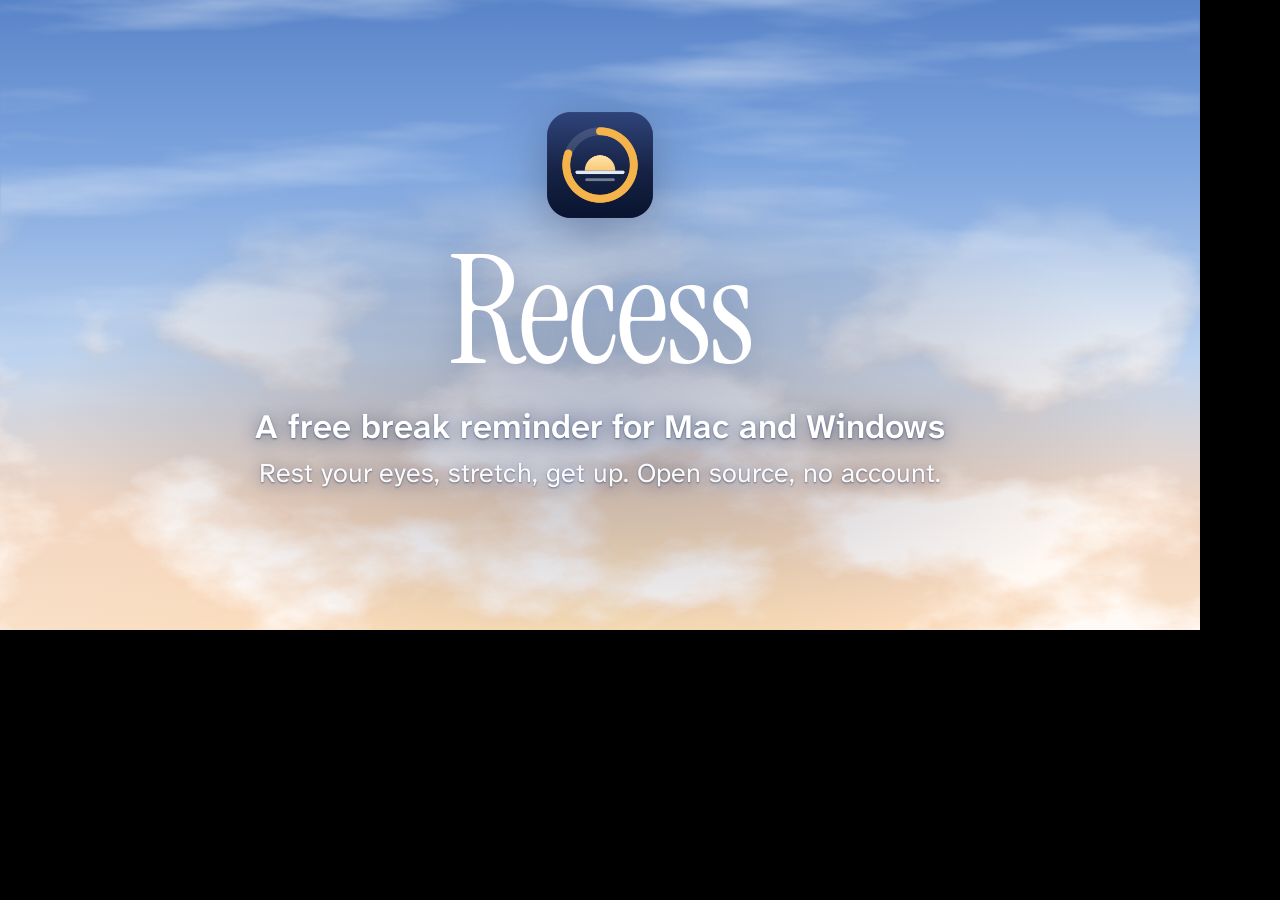
<file: docs/site-art/og.html>
<!doctype html><html><head><meta charset="utf-8">
<!-- The social image (site/assets/og.jpg): the sky from sky.html, the app icon and the name.
     Render at 1200x630; see README.md in this folder. -->
<style>
@font-face { font-family: "Instrument Serif"; src: url("../../site/fonts/InstrumentSerif-Regular.woff2") format("woff2"); }
@font-face { font-family: "Atkinson Hyperlegible Next"; src: url("../../site/fonts/AtkinsonHyperlegibleNext.woff2") format("woff2"); font-weight: 200 800; }
html, body { margin: 0; background: #000; }
.card { position: relative; width: 1200px; height: 630px; overflow: hidden; color: #fff; text-align: center; }
.sky { position: absolute; inset: 0; width: 100%; height: 100%; display: block; }
.scrim { position: absolute; inset: 0; background: radial-gradient(ellipse 46% 40% at 50% 66%, rgba(40, 70, 130, 0.32), rgba(40, 70, 130, 0)); }
.copy { position: absolute; inset: 0; display: flex; flex-direction: column; align-items: center; justify-content: center; padding-bottom: 40px; }
.copy img { width: 132px; height: 132px; filter: drop-shadow(0 10px 24px rgba(15, 26, 48, 0.3)); }
h1 { margin: 6px 0 0; font: 400 150px/1 "Instrument Serif", serif; letter-spacing: -0.02em; text-shadow: 0 2px 30px rgba(31, 58, 110, 0.25); }
p { margin: 18px 0 0; font: 600 34px/1.3 "Atkinson Hyperlegible Next", sans-serif; text-shadow: 0 1px 2px rgba(22, 42, 88, 0.55), 0 2px 18px rgba(22, 42, 88, 0.55); }
p span { display: block; margin-top: 6px; font-weight: 400; font-size: 27px; opacity: 0.94; }
</style></head><body>
<div class="card">
<svg class="sky" viewBox="0 0 1600 1000" preserveAspectRatio="xMidYMax slice" xmlns="http://www.w3.org/2000/svg">
  <defs>
    <linearGradient id="sky" x1="0" y1="0" x2="0" y2="1">
      <stop offset="0" stop-color="#3d6bb8"/>
      <stop offset="0.38" stop-color="#7ea5de"/>
      <stop offset="0.64" stop-color="#bdd3ef"/>
      <stop offset="0.84" stop-color="#f0d6c6"/>
      <stop offset="1" stop-color="#f8e2cd"/>
    </linearGradient>
    <radialGradient id="glow" cx="0.5" cy="1.02" r="0.62">
      <stop offset="0" stop-color="#ffe3b3" stop-opacity="0.95"/>
      <stop offset="0.45" stop-color="#ffd4a2" stop-opacity="0.35"/>
      <stop offset="1" stop-color="#ffd4a2" stop-opacity="0"/>
    </radialGradient>
    <!-- High, thin streaks of cloud -->
    <filter id="wisps" x="0" y="0" width="100%" height="100%" color-interpolation-filters="sRGB">
      <feTurbulence type="fractalNoise" baseFrequency="0.0016 0.011" numOctaves="6" seed="11" result="n"/>
      <feColorMatrix in="n" type="matrix" values="0 0 0 0 1  0 0 0 0 1  0 0 0 0 1  3.2 0 0 0 -1.65"/>
      <feGaussianBlur stdDeviation="1.2"/>
    </filter>
    <!-- A soft bank of cumulus near the horizon -->
    <filter id="bank" x="0" y="0" width="100%" height="100%" color-interpolation-filters="sRGB">
      <feTurbulence type="fractalNoise" baseFrequency="0.0032 0.0062" numOctaves="7" seed="4" result="n"/>
      <feColorMatrix in="n" type="matrix" values="0 0 0 0 1  0 0 0 0 0.98  0 0 0 0 0.96  5.2 0 0 0 -2.4" result="c"/>
      <feGaussianBlur in="c" stdDeviation="0.8" result="soft"/>
      <!-- light from below-left: a faint warm shade on the underside -->
      <feOffset in="soft" dx="0" dy="11" result="shade"/>
      <feColorMatrix in="shade" type="matrix" values="0 0 0 0 0.98  0 0 0 0 0.84  0 0 0 0 0.74  0 0 0 0.62 0" result="tint"/>
      <feMerge><feMergeNode in="tint"/><feMergeNode in="soft"/></feMerge>
    </filter>
    <linearGradient id="bankMask" x1="0" y1="0" x2="0" y2="1">
      <stop offset="0.38" stop-color="#fff" stop-opacity="0"/>
      <stop offset="0.7" stop-color="#fff" stop-opacity="0.85"/>
      <stop offset="1" stop-color="#fff" stop-opacity="1"/>
    </linearGradient>
    <mask id="mb"><rect width="1600" height="1000" fill="url(#bankMask)"/></mask>
    <linearGradient id="wispMask" x1="0" y1="0" x2="0" y2="1">
      <stop offset="0" stop-color="#fff" stop-opacity="0.75"/>
      <stop offset="0.55" stop-color="#fff" stop-opacity="0.35"/>
      <stop offset="0.8" stop-color="#fff" stop-opacity="0"/>
    </linearGradient>
    <mask id="mw"><rect width="1600" height="1000" fill="url(#wispMask)"/></mask>
  </defs>
  <rect width="1600" height="1000" fill="url(#sky)"/>
  <rect width="1600" height="1000" fill="url(#glow)"/>
  <rect width="1600" height="1000" filter="url(#wisps)" mask="url(#mw)" opacity="0.7"/>
  <rect width="1600" height="1000" filter="url(#bank)" mask="url(#mb)"/>
</svg>
  <div class="scrim"></div>
  <div class="copy">
    <img src="../../site/assets/icon.png" alt="">
    <h1>Recess</h1>
    <p>A free break reminder for Mac and Windows<span>Rest your eyes, stretch, get up. Open source, no account.</span></p>
  </div>
</div>
</body></html>
</file>
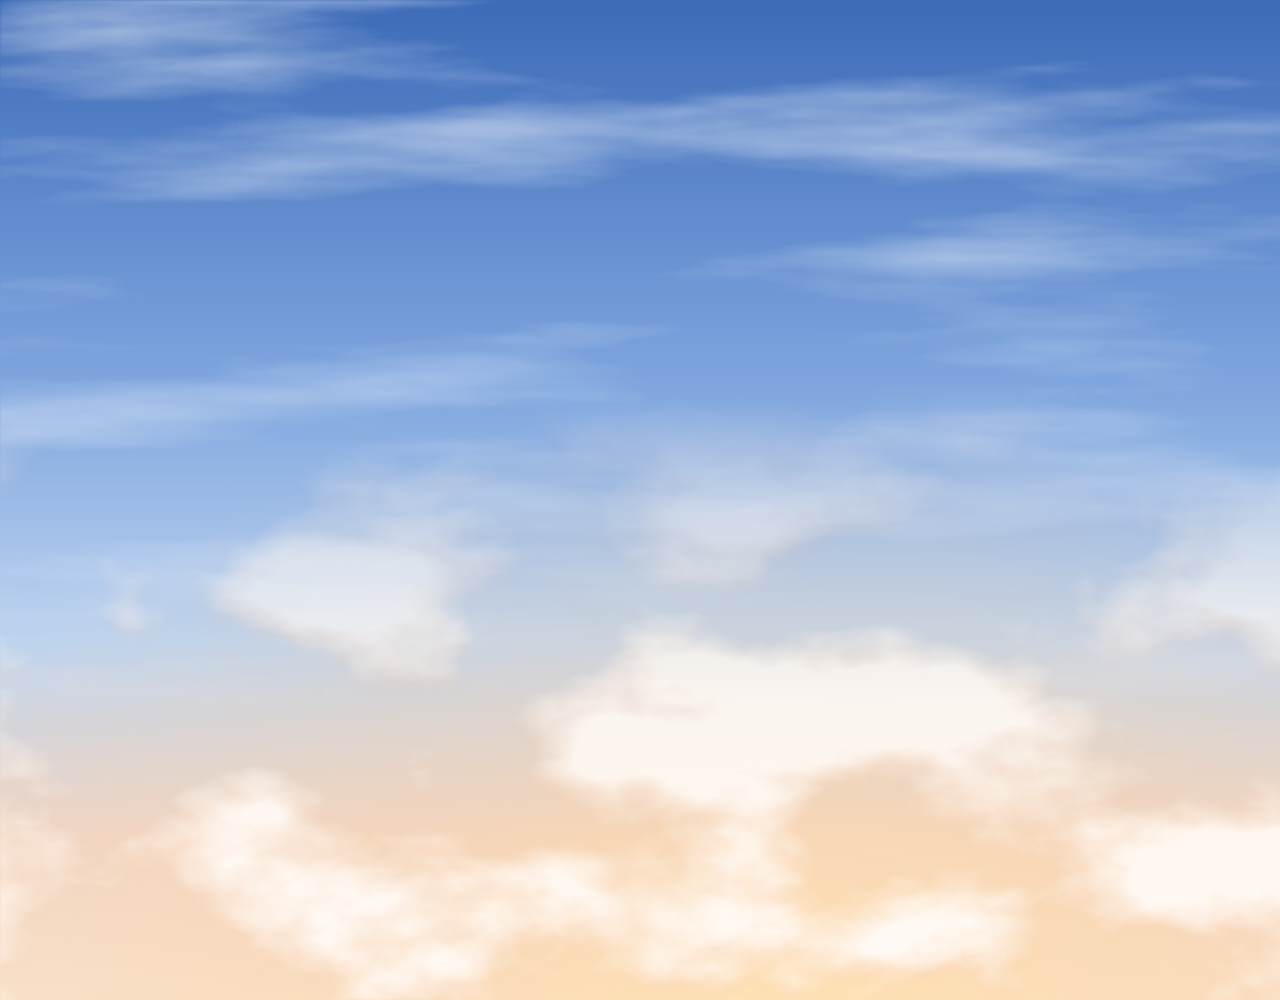
<file: docs/site-art/sky.html>
<!doctype html><html><head><meta charset="utf-8"><style>html,body{margin:0;background:#000}svg{display:block}</style></head><body>
<svg width="1600" height="1000" viewBox="0 0 1600 1000" xmlns="http://www.w3.org/2000/svg">
  <defs>
    <linearGradient id="sky" x1="0" y1="0" x2="0" y2="1">
      <stop offset="0" stop-color="#3d6bb8"/>
      <stop offset="0.38" stop-color="#7ea5de"/>
      <stop offset="0.64" stop-color="#bdd3ef"/>
      <stop offset="0.84" stop-color="#f0d6c6"/>
      <stop offset="1" stop-color="#f8e2cd"/>
    </linearGradient>
    <radialGradient id="glow" cx="0.5" cy="1.02" r="0.62">
      <stop offset="0" stop-color="#ffe3b3" stop-opacity="0.95"/>
      <stop offset="0.45" stop-color="#ffd4a2" stop-opacity="0.35"/>
      <stop offset="1" stop-color="#ffd4a2" stop-opacity="0"/>
    </radialGradient>
    <!-- High, thin streaks of cloud -->
    <filter id="wisps" x="0" y="0" width="100%" height="100%" color-interpolation-filters="sRGB">
      <feTurbulence type="fractalNoise" baseFrequency="0.0016 0.011" numOctaves="6" seed="11" result="n"/>
      <feColorMatrix in="n" type="matrix" values="0 0 0 0 1  0 0 0 0 1  0 0 0 0 1  3.2 0 0 0 -1.65"/>
      <feGaussianBlur stdDeviation="1.2"/>
    </filter>
    <!-- A soft bank of cumulus near the horizon -->
    <filter id="bank" x="0" y="0" width="100%" height="100%" color-interpolation-filters="sRGB">
      <feTurbulence type="fractalNoise" baseFrequency="0.0032 0.0062" numOctaves="7" seed="4" result="n"/>
      <feColorMatrix in="n" type="matrix" values="0 0 0 0 1  0 0 0 0 0.98  0 0 0 0 0.96  5.2 0 0 0 -2.4" result="c"/>
      <feGaussianBlur in="c" stdDeviation="0.8" result="soft"/>
      <!-- light from below-left: a faint warm shade on the underside -->
      <feOffset in="soft" dx="0" dy="11" result="shade"/>
      <feColorMatrix in="shade" type="matrix" values="0 0 0 0 0.98  0 0 0 0 0.84  0 0 0 0 0.74  0 0 0 0.62 0" result="tint"/>
      <feMerge><feMergeNode in="tint"/><feMergeNode in="soft"/></feMerge>
    </filter>
    <linearGradient id="bankMask" x1="0" y1="0" x2="0" y2="1">
      <stop offset="0.38" stop-color="#fff" stop-opacity="0"/>
      <stop offset="0.7" stop-color="#fff" stop-opacity="0.85"/>
      <stop offset="1" stop-color="#fff" stop-opacity="1"/>
    </linearGradient>
    <mask id="mb"><rect width="1600" height="1000" fill="url(#bankMask)"/></mask>
    <linearGradient id="wispMask" x1="0" y1="0" x2="0" y2="1">
      <stop offset="0" stop-color="#fff" stop-opacity="0.75"/>
      <stop offset="0.55" stop-color="#fff" stop-opacity="0.35"/>
      <stop offset="0.8" stop-color="#fff" stop-opacity="0"/>
    </linearGradient>
    <mask id="mw"><rect width="1600" height="1000" fill="url(#wispMask)"/></mask>
  </defs>
  <rect width="1600" height="1000" fill="url(#sky)"/>
  <rect width="1600" height="1000" fill="url(#glow)"/>
  <rect width="1600" height="1000" filter="url(#wisps)" mask="url(#mw)" opacity="0.7"/>
  <rect width="1600" height="1000" filter="url(#bank)" mask="url(#mb)"/>
</svg></body></html>
</file>
<file: site/style.css>
/* Recess site: a day, from screen to sky.
   Morning sky (hero), daytime paper (the hour), night (the break), three colour panels,
   quiet paper (installing), and the horizon again at dusk (footer).
   The skies are drawn in code; see docs/site-art. */

@font-face {
  font-family: "Instrument Serif";
  src: url("fonts/InstrumentSerif-Regular.woff2") format("woff2");
  font-weight: 400;
  font-style: normal;
  font-display: swap;
}
@font-face {
  font-family: "Atkinson Hyperlegible Next";
  src: url("fonts/AtkinsonHyperlegibleNext.woff2") format("woff2");
  font-weight: 200 800;
  font-style: normal;
  font-display: swap;
}

:root {
  --paper: #f4f7fb;
  --paper-raised: #ffffff;
  --ink: #0f1a30;
  --ink-soft: #4b5a76;
  --line: rgba(15, 26, 48, 0.13);
  --night: #070d1e;
  --night-ink: #e9eef8;
  --night-soft: #a3b3d0;
  --sun: #f5b14c;
  --sun-deep: #e98f5b;
  --sky-panel: #d4e3f6;
  --sage-panel: #d2dfca;
  --sun-panel: #f6dcae;
  --panel-ink: #13203a;

  --serif: "Instrument Serif", "Iowan Old Style", Georgia, serif;
  --sans: "Atkinson Hyperlegible Next", -apple-system, BlinkMacSystemFont, "Segoe UI", sans-serif;
  --mono: ui-monospace, "SF Mono", Menlo, Consolas, monospace;
  --measure: 33em;
  --gutter: clamp(16px, 4vw, 48px);
}

@media (prefers-color-scheme: dark) {
  :root {
    --paper: #0d1427;
    --paper-raised: #141d36;
    --ink: #e7edf7;
    --ink-soft: #a5b2c9;
    --line: rgba(231, 237, 247, 0.13);
    --sky-panel: #1c2c4c;
    --sage-panel: #1f3029;
    --sun-panel: #3a2c17;
    --panel-ink: #e7edf7;
  }
}

* { box-sizing: border-box; }
[hidden] { display: none !important; }

html {
  background: var(--paper);
  color: var(--ink);
  font-family: var(--sans);
  font-size: 18px;
  line-height: 1.55;
  -webkit-font-smoothing: antialiased;
  text-rendering: optimizeLegibility;
}

body { margin: 0; }

img { max-width: 100%; height: auto; }
a { color: inherit; text-underline-offset: 0.2em; text-decoration-thickness: 1px; }
:focus-visible { outline: 3px solid var(--sun); outline-offset: 3px; border-radius: 6px; }
code, pre { font-family: var(--mono); }
code { font-size: 0.88em; }
p { margin: 0; }

h1, h2, h3 { margin: 0; font-weight: 400; }
h1, h2 { font-family: var(--serif); letter-spacing: -0.01em; line-height: 1; }
h2 { font-size: clamp(40px, 5.6vw, 74px); text-wrap: balance; }
h3 { font-family: var(--sans); font-size: 20px; font-weight: 700; line-height: 1.25; }

.visually-hidden {
  position: absolute; width: 1px; height: 1px; padding: 0; margin: -1px;
  overflow: hidden; clip: rect(0 0 0 0); white-space: nowrap; border: 0;
}
.skip { position: absolute; left: -999px; top: 10px; z-index: 30; padding: 8px 14px; border-radius: 8px; background: #fff; color: #0f1a30; }
.skip:focus { left: 16px; }

/* Buttons */
.btn {
  display: inline-flex; align-items: center; justify-content: center;
  min-height: 52px; padding: 0 26px; border-radius: 999px; border: 1px solid transparent;
  font: inherit; font-size: 17px; font-weight: 700; text-decoration: none; cursor: pointer;
  transition: background-color 0.2s ease, transform 0.2s ease;
}
.btn:active { transform: scale(0.98); }
.btn-solid { background: #0f1a30; color: #fff; }
.btn-solid:hover { background: #22304f; }
.btn-glass {
  background: rgba(22, 44, 92, 0.28); color: #fff; border-color: rgba(255, 255, 255, 0.6);
  backdrop-filter: blur(12px); -webkit-backdrop-filter: blur(12px);
}
.btn-glass:hover { background: rgba(22, 44, 92, 0.4); }
.btn-sun { background: var(--sun); color: #2a1a05; }
.btn-sun:hover { background: #f8c06a; }
.btn-ghost { background: transparent; color: var(--night-ink); border-color: rgba(233, 238, 248, 0.35); }
.btn-ghost:hover { background: rgba(233, 238, 248, 0.08); }

/* 1. Sky */
.sky {
  position: relative;
  display: flex; flex-direction: column; align-items: center;
  min-height: 100svh;
  padding: 0 var(--gutter) clamp(40px, 7vw, 96px);
  overflow: hidden;
  background: #8db0e3 url("assets/sky.jpg") center bottom / cover no-repeat;
  color: #fff;
  isolation: isolate;
}
.topbar {
  width: 100%; max-width: 1240px;
  display: flex; align-items: center; justify-content: space-between;
  padding: 22px 0;
}
.brand { display: inline-flex; align-items: center; gap: 10px; color: #fff; text-decoration: none; font-weight: 700; font-size: 20px; }
.brand img { border-radius: 8px; box-shadow: 0 4px 14px rgba(15, 26, 48, 0.25); }
.topbar nav { display: flex; gap: 28px; }
.topbar nav a { color: rgba(255, 255, 255, 0.9); text-decoration: none; font-size: 16px; }
.topbar nav a:hover { color: #fff; text-decoration: underline; }

.sky-copy { max-width: 900px; text-align: center; margin-top: clamp(16px, 4vh, 52px); }
.sky h1 {
  font-size: clamp(56px, min(9vw, 12.5vh), 128px);
  line-height: 0.92;
  letter-spacing: -0.02em;
  text-wrap: balance;
  text-shadow: 0 2px 30px rgba(31, 58, 110, 0.25);
}
.sky-lead {
  max-width: 40em; margin: 20px auto 0;
  font-size: clamp(18px, 2vw, 21px); line-height: 1.5;
  color: rgba(255, 255, 255, 0.94);
  text-shadow: 0 1px 14px rgba(31, 58, 110, 0.35);
}
.sky-actions { display: flex; flex-wrap: wrap; justify-content: center; gap: 12px; margin-top: 28px; }
.sky-fine { margin-top: 16px; font-size: 15px; color: rgba(255, 255, 255, 0.88); text-shadow: 0 1px 10px rgba(31, 58, 110, 0.35); }
.sky-fine a { color: #fff; font-weight: 700; }

/* The screen floating in the clouds. */
.display {
  position: relative; z-index: 1;
  width: min(940px, 100%);
  margin: clamp(32px, 5vh, 64px) 0 0;
  padding: 12px;
  border-radius: 22px;
  background: linear-gradient(180deg, #1a2440, #0c1226);
  box-shadow: 0 50px 90px -30px rgba(23, 38, 78, 0.6), 0 0 0 1px rgba(255, 255, 255, 0.08) inset;
  animation: float 9s ease-in-out infinite;
}
@keyframes float { 50% { translate: 0 -8px; } }
.display-screen {
  position: relative;
  aspect-ratio: 16 / 10;
  border-radius: 12px;
  overflow: hidden;
  background: linear-gradient(160deg, #cfdcec, #edf2f8 60%);
}
.menubar {
  position: absolute; inset: 0 0 auto 0; z-index: 3; height: 28px;
  display: flex; align-items: center; gap: 16px; padding: 0 14px;
  background: rgba(255, 255, 255, 0.6);
  backdrop-filter: blur(10px); -webkit-backdrop-filter: blur(10px);
  font-size: 12.5px; font-weight: 600; color: #1c2638;
}
.menubar-apple { width: 11px; height: 12px; border-radius: 50% 50% 45% 45%; background: #1c2638; }
.menubar-spacer { flex: 1; }
.menubar-recess { display: inline-flex; align-items: center; gap: 6px; font-variant-numeric: tabular-nums; }
.menubar-recess img { border-radius: 3px; }
.work { position: absolute; inset: 28px 0 0 0; padding: 6% 10%; }
.work-window {
  height: 100%; padding: 6% 7%;
  display: flex; flex-direction: column; gap: 10px;
  border-radius: 10px; background: #fff;
  box-shadow: 0 12px 34px -14px rgba(20, 32, 56, 0.35);
}
.work-window i { display: block; height: 9px; border-radius: 5px; background: #e0e6ef; }
.work-window i.gap { height: 6px; background: none; }

.dim {
  position: absolute; inset: 0; z-index: 4;
  display: flex; flex-direction: column; align-items: center; justify-content: center; gap: 2%;
  background: rgba(12, 18, 40, 0.9);
  color: var(--night-ink);
  opacity: 0;
  transition: opacity 1.6s ease;
  --progress: 1;
}
.dim.is-on { opacity: 1; }
.dim.is-static { transition: none; }
.dim-tip { font-size: clamp(13px, 1.6vw, 18px); color: var(--night-soft); }
.dim-buttons { display: flex; gap: 8px; margin-top: 1%; }
.dim-buttons span {
  font-size: clamp(9px, 1vw, 12px); font-weight: 600; padding: 5px 12px; border-radius: 999px;
  background: rgba(255, 255, 255, 0.12); box-shadow: inset 0 0 0 1px rgba(255, 255, 255, 0.2);
}

/* Countdown ring (hero screen) */
.clock { position: relative; width: 26%; display: grid; place-items: center; }
.ring { display: block; width: 100%; height: auto; transform: rotate(-90deg); overflow: visible; }
.ring-track { fill: none; stroke: rgba(255, 255, 255, 0.12); stroke-width: 6; }
.ring-progress {
  fill: none; stroke: var(--sun); stroke-width: 6; stroke-linecap: round;
  stroke-dasharray: 100;
  stroke-dashoffset: calc(100 - 100 * var(--progress, 1));
  transition: stroke-dashoffset 1s linear;
  filter: drop-shadow(0 0 6px rgba(245, 177, 76, 0.7));
}
.clock-time {
  position: absolute; inset: 0; display: grid; place-items: center;
  font-size: clamp(22px, 3.6vw, 44px); font-weight: 250; font-variant-numeric: tabular-nums; letter-spacing: -0.02em;
}

/* Soft cloud mist in front of the display's base, so it sits in the sky. */
.mist {
  position: absolute; z-index: 2; left: -10%; right: -10%; bottom: -60px; height: 220px;
  background: radial-gradient(ellipse at 50% 60%, rgba(255, 246, 236, 0.95), rgba(255, 238, 222, 0.6) 40%, rgba(255, 238, 222, 0) 70%);
  filter: blur(14px);
  pointer-events: none;
}

/* Shared section rhythm */
.hour, .details, .install, .private {
  width: 100%; max-width: 1240px; margin-inline: auto;
  padding: clamp(72px, 10vw, 140px) var(--gutter);
}

/* 2. The hour */
.hour {
  display: grid; grid-template-columns: minmax(0, 5fr) minmax(0, 7fr);
  gap: 32px clamp(32px, 6vw, 88px); align-items: end;
}
.hour-intro p { margin-top: 22px; max-width: var(--measure); color: var(--ink-soft); font-size: 19px; }
.timeline-bar { position: relative; height: 72px; border-radius: 14px; background: var(--paper-raised); box-shadow: inset 0 0 0 1px var(--line); }
.timeline-bar .tick { position: absolute; top: 12px; bottom: 12px; width: 6px; margin-left: -3px; border-radius: 3px; background: #6f9bd8; }
.timeline-bar .rest {
  position: absolute; top: 0; bottom: 0; border-radius: 0 14px 14px 0;
  background: linear-gradient(90deg, #0d1530, #1d2b55);
}
.timeline-bar .rest::after {
  content: ""; position: absolute; inset: 0; margin: auto; width: 20px; height: 20px;
  border-radius: 50%; border: 3px solid var(--sun); border-right-color: transparent; rotate: 45deg;
  filter: drop-shadow(0 0 5px rgba(245, 177, 76, 0.8));
}
.timeline-scale { position: relative; height: 26px; margin-top: 10px; font-size: 14px; color: var(--ink-soft); font-variant-numeric: tabular-nums; }
.timeline-scale span { position: absolute; translate: -50% 0; white-space: nowrap; }
.timeline-scale span:first-child { translate: 0 0; }
.timeline-scale span:last-child { translate: -100% 0; }
.timeline-key { display: flex; flex-wrap: wrap; gap: 8px 24px; margin-top: 10px; font-size: 15px; color: var(--ink-soft); }
.timeline-key i { display: inline-block; vertical-align: -2px; margin-right: 8px; }
.key-tick { width: 6px; height: 16px; border-radius: 3px; background: #6f9bd8; }
.key-rest { width: 22px; height: 16px; border-radius: 4px; background: #16224a; }

.moments {
  grid-column: 1 / -1;
  list-style: none; margin: 56px 0 0; padding: 0;
  display: grid; grid-template-columns: repeat(3, minmax(0, 1fr)); gap: 36px;
  counter-reset: moment;
}
.moments li { counter-increment: moment; padding-top: 18px; border-top: 1px solid var(--ink); }
.moments li::before {
  content: counter(moment);
  display: block; margin-bottom: 6px;
  font-family: var(--serif); font-size: 44px; line-height: 1; color: var(--ink-soft);
}
.moments p { margin-top: 8px; color: var(--ink-soft); }

/* 3. Night */
.night {
  position: relative;
  display: flex; flex-direction: column; align-items: center; text-align: center;
  min-height: 100svh;
  justify-content: center;
  padding: clamp(64px, 9vw, 120px) var(--gutter);
  background: var(--night) url("assets/night.jpg") center / cover no-repeat;
  color: var(--night-ink);
  overflow: hidden;
  scroll-margin-top: 0;
}
.night-copy h2 { font-size: clamp(44px, 6.4vw, 88px); }
.night-copy p { max-width: 30em; margin: 20px auto 0; font-size: 19px; color: var(--night-soft); }

.arc { position: relative; width: min(760px, 100%, 118vh); margin-top: clamp(32px, 5vw, 56px); }
.arc-svg { display: block; width: 100%; height: auto; overflow: visible; --progress: 1; }
.arc-track, .arc-glow, .arc-progress { fill: none; stroke-linecap: round; }
.arc-track { stroke: rgba(233, 238, 248, 0.1); stroke-width: 26; }
.arc-progress, .arc-glow {
  stroke: url(#arc-fill);
  stroke-dasharray: 100;
  stroke-dashoffset: calc(100 - 100 * var(--progress));
  transition: stroke-dashoffset 1s linear;
}
.arc-progress { stroke-width: 26; }
.arc-glow { stroke-width: 44; opacity: 0.85; }
.arc-time {
  position: absolute; left: 0; right: 0; bottom: 4%;
  font-size: clamp(64px, min(12vw, 20vh), 168px); font-weight: 200; line-height: 1;
  font-variant-numeric: tabular-nums; letter-spacing: -0.04em;
}
.night-actions { display: flex; flex-wrap: wrap; justify-content: center; gap: 12px; margin-top: clamp(28px, 4vw, 44px); }
.night.is-resting .night-copy p { color: var(--night-ink); }

/* 4. Panels */
.details h2 { max-width: 12em; }
.panels { display: grid; grid-template-columns: repeat(3, minmax(0, 1fr)); gap: 16px; margin-top: 48px; }
.panel { padding: 34px 30px 30px; border-radius: 28px; color: var(--panel-ink); }
.panel h3 { font-family: var(--serif); font-weight: 400; font-size: clamp(30px, 3vw, 40px); line-height: 1.05; }
.panel ul { list-style: none; margin: 26px 0 0; padding: 0; }
.panel li { padding: 12px 0; border-top: 1px solid color-mix(in srgb, var(--panel-ink) 16%, transparent); }
.panel-sky { background: var(--sky-panel); }
.panel-sage { background: var(--sage-panel); }
.panel-sun { background: var(--sun-panel); }

/* 5. Installing */
.install {
  display: grid; grid-template-columns: minmax(0, 6fr) minmax(0, 5fr);
  gap: clamp(32px, 6vw, 88px); align-items: center;
  border-top: 1px solid var(--line);
}
.install-copy > p, .os-mac > p, .os-windows > p { margin-top: 20px; max-width: var(--measure); color: var(--ink-soft); }
.steps { margin: 26px 0 0; padding-left: 1.4em; }
.steps li { padding: 6px 0 6px 6px; }
.steps li::marker { font-family: var(--serif); font-size: 1.2em; color: var(--ink-soft); }
.terminal { margin-top: 18px; }
.terminal summary { cursor: pointer; font-weight: 700; }
.terminal pre, .build {
  margin: 14px 0 0; padding: 18px 20px; overflow-x: auto;
  border-radius: 14px; background: #0b1226; color: #e9eef8;
  font-size: 14.5px; line-height: 1.6;
}

/* Mac and Windows install steps: the tab for your system is chosen on load (app.js). */
.os-tabs { display: inline-flex; gap: 4px; margin-top: 22px; padding: 4px; border-radius: 999px; background: var(--paper-raised); box-shadow: inset 0 0 0 1px var(--line); }
.os-tabs button {
  border: 0; border-radius: 999px; padding: 7px 18px; background: transparent; color: var(--ink-soft);
  font: inherit; font-weight: 700; font-size: 15px; cursor: pointer;
}
.os-tabs button[aria-selected="true"] { background: var(--ink); color: var(--paper); }
.os-tabs button:focus-visible { outline: 2px solid var(--sun); outline-offset: 2px; }
.install[data-os="mac"] .os-windows, .install[data-os="windows"] .os-mac { display: none; }
.install-alt { margin-top: 16px; max-width: var(--measure); color: var(--ink-soft); }
.install-alt code { font-size: 0.92em; }

.settings-mock { margin: 0; }
.settings-head {
  display: flex; align-items: center; gap: 7px; padding: 12px 14px;
  border-radius: 14px 14px 0 0; background: var(--paper-raised); box-shadow: inset 0 0 0 1px var(--line);
}
.settings-dot { width: 11px; height: 11px; border-radius: 50%; background: var(--line); }
.settings-title { margin-left: 10px; font-size: 14px; font-weight: 700; }
.settings-body { padding: 22px 20px 26px; border-radius: 0 0 14px 14px; background: #fff; box-shadow: inset 0 0 0 1px var(--line); color: #142038; }
.settings-section { font-size: 14px; font-weight: 700; color: #4b5a76; }
.settings-row {
  display: flex; align-items: center; justify-content: space-between; gap: 16px;
  margin-top: 10px; padding: 14px 16px; border-radius: 10px; background: #f1f4f8; font-size: 15px;
}
.settings-button {
  flex: none; padding: 6px 14px; border-radius: 7px; background: #fff;
  box-shadow: 0 0 0 1px rgba(20, 32, 56, 0.18), 0 0 0 4px rgba(245, 177, 76, 0.8);
  font-weight: 700; font-size: 14px; white-space: nowrap;
}
.settings-link { flex: none; color: #2f62c9; font-weight: 700; font-size: 14px; text-decoration: underline; text-underline-offset: 0.2em; }
.smartscreen-head { background: #2b5797; box-shadow: none; color: #fff; }
.settings-mock figcaption { margin-top: 16px; max-width: var(--measure); font-size: 15px; color: var(--ink-soft); }
@media (prefers-color-scheme: dark) {
  .settings-body { background: #1b2643; color: var(--ink); }
  .settings-section { color: var(--ink-soft); }
  .settings-row { background: #243154; }
  .settings-button { background: #33406a; box-shadow: 0 0 0 1px rgba(255, 255, 255, 0.18), 0 0 0 4px rgba(245, 177, 76, 0.8); }
  .settings-link { color: #8fb4ff; }
  .os-tabs button[aria-selected="true"] { background: var(--ink); color: var(--night); }
}

/* Privacy */
.private { padding-top: 0; }
.private p { margin-top: 20px; max-width: var(--measure); color: var(--ink-soft); }
.build { max-width: 34em; }

/* 7. Questions */
.faq { width: 100%; max-width: 1240px; margin-inline: auto; padding: clamp(72px, 10vw, 140px) var(--gutter) 0; border-top: 1px solid var(--line); }
.faq-list { display: grid; grid-template-columns: repeat(2, minmax(0, 1fr)); gap: 40px clamp(32px, 6vw, 88px); margin-top: 48px; }
.faq-item p { margin-top: 10px; max-width: var(--measure); color: var(--ink-soft); }

/* 6. Dusk footer */
.dusk {
  padding: clamp(96px, 14vw, 180px) var(--gutter) 36px;
  background: linear-gradient(180deg, var(--paper) 0%, rgba(244, 247, 251, 0) 30%), #f3d9c6 url("assets/sky.jpg") center bottom / cover no-repeat;
  color: #0f1a30;
}
@media (prefers-color-scheme: dark) {
  .dusk { background: linear-gradient(180deg, var(--paper) 0%, rgba(13, 20, 39, 0) 35%), #1d2b55 url("assets/night.jpg") center bottom / cover no-repeat; color: var(--night-ink); }
}
.dusk-line {
  max-width: 1240px; margin: 0 auto;
  font-family: var(--serif); font-size: clamp(40px, 7vw, 96px); line-height: 1; letter-spacing: -0.01em;
}
.dusk-meta {
  max-width: 1240px; margin: clamp(64px, 9vw, 120px) auto 0;
  display: flex; flex-wrap: wrap; justify-content: space-between; gap: 12px 32px;
  font-size: 15px;
}
.dusk-meta p { max-width: 42em; }
.dusk-meta nav { display: flex; gap: 22px; }

/* Narrow screens */
@media (max-width: 900px) {
  .hour, .install { grid-template-columns: minmax(0, 1fr); }
  .moments, .panels, .faq-list { grid-template-columns: minmax(0, 1fr); }
  .moments { margin-top: 32px; gap: 28px; }
}
@media (max-width: 600px) {
  .topbar nav a:not(:last-child) { display: none; }
  .sky-actions .btn { flex: 1 1 100%; }
  .display { padding: 7px; border-radius: 14px; }
  .display-screen { border-radius: 8px; }
  .menubar span:not(.menubar-apple):not(.menubar-spacer):not(.menubar-recess) { display: none; }
  .panel { border-radius: 22px; padding: 28px 22px 22px; }
}

@media (prefers-reduced-motion: reduce) {
  .display { animation: none; }
  .dim, .ring-progress, .arc-progress, .arc-glow, .btn { transition: none; }
}
</file>
